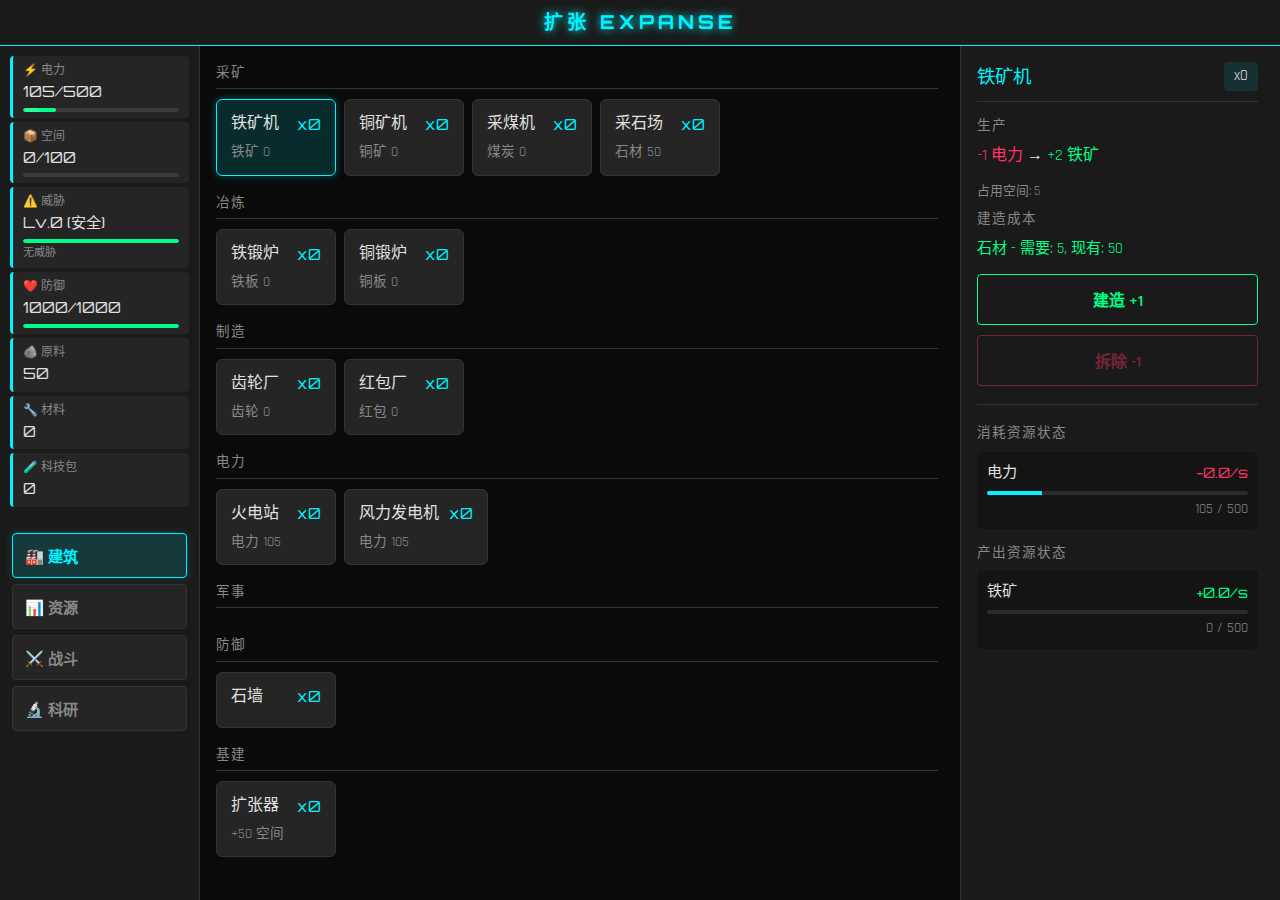
<file: index.html>
<!DOCTYPE html>
<html lang="zh-CN">
<head>
    <meta charset="UTF-8">
    <meta name="viewport" content="width=device-width, initial-scale=1.0">
    <title>扩张 - Expanse</title>
    <link href="https://fonts.googleapis.com/css2?family=Orbitron:wght@400;700&family=Rajdhani:wght@300;500;700&display=swap" rel="stylesheet">
    <link rel="stylesheet" href="style.css">
</head>
<body>
    <div id="game-container">
        <!-- Header Bar -->
        <header class="game-header">
            <div class="header-title">扩张 EXPANSE</div>
        </header>

        <!-- Main 3-Column Layout -->
        <div class="main-layout">
            <!-- Left Sidebar: Status + Navigation -->
            <aside class="left-sidebar">
                <!-- Status Panel -->
                <div class="status-panel">
                    <div class="status-item">
                        <div class="status-label">⚡ 电力</div>
                        <div id="status-energy" class="status-value">0/500</div>
                        <div class="status-bar">
                            <div id="status-energy-bar" class="status-bar-fill"></div>
                        </div>
                    </div>
                    <div class="status-item">
                        <div class="status-label">📦 空间</div>
                        <div id="status-space" class="status-value">0/10</div>
                        <div class="status-bar">
                            <div id="status-space-bar" class="status-bar-fill"></div>
                        </div>
                    </div>
                    <div class="status-item">
                        <div class="status-label">⚠️ 威胁</div>
                        <div id="status-threat" class="status-value">Lv.0</div>
                        <div class="status-bar">
                            <div id="status-threat-bar" class="status-bar-fill"></div>
                        </div>
                        <div id="status-threat-detail" class="status-detail"></div>
                    </div>
                    <div class="status-item">
                        <div class="status-label">❤️ 防御</div>
                        <div id="status-defense" class="status-value">1000/1000</div>
                        <div class="status-bar">
                            <div id="status-defense-bar" class="status-bar-fill"></div>
                        </div>
                    </div>
                    <div class="status-item">
                        <div class="status-label">🪨 原料</div>
                        <div id="status-raw-total" class="status-value">0</div>
                    </div>
                    <div class="status-item">
                        <div class="status-label">🔧 材料</div>
                        <div id="status-material-total" class="status-value">0</div>
                    </div>
                    <div class="status-item">
                        <div class="status-label">🧪 科技包</div>
                        <div id="status-science-total" class="status-value">0</div>
                    </div>
                </div>

                <!-- Tab Navigation -->
                <nav class="tab-nav">
                    <button class="tab-btn active" data-tab="buildings">🏭 建筑</button>
                    <button class="tab-btn" data-tab="resources">📊 资源</button>
                    <button class="tab-btn" data-tab="battle">⚔️ 战斗</button>
                    <button class="tab-btn" data-tab="research">🔬 科研</button>
                </nav>
            </aside>

            <!-- Center Content Area -->
            <main id="tab-content" class="center-content">
                <div class="loading">加载中...</div>
            </main>

            <!-- Right Sidebar: Info Panel -->
            <aside class="right-sidebar">
                <div id="info-panel" class="info-panel">
                    <div class="info-placeholder">点击左侧项目查看详情</div>
                </div>
            </aside>
        </div>

        <!-- Toast Container -->
        <div id="toast-container"></div>
    </div>

    <!-- Game Over Modal -->
    <div id="game-over-modal" class="modal" style="display: none;">
        <div class="modal-content">
            <h2>游戏结束</h2>
            <p>你的基地被摧毁了！</p>
            <button class="btn btn-primary" onclick="restartGame()">重新开始</button>
        </div>
    </div>

    <script src="game.js"></script>
</body>
</html>
</file>
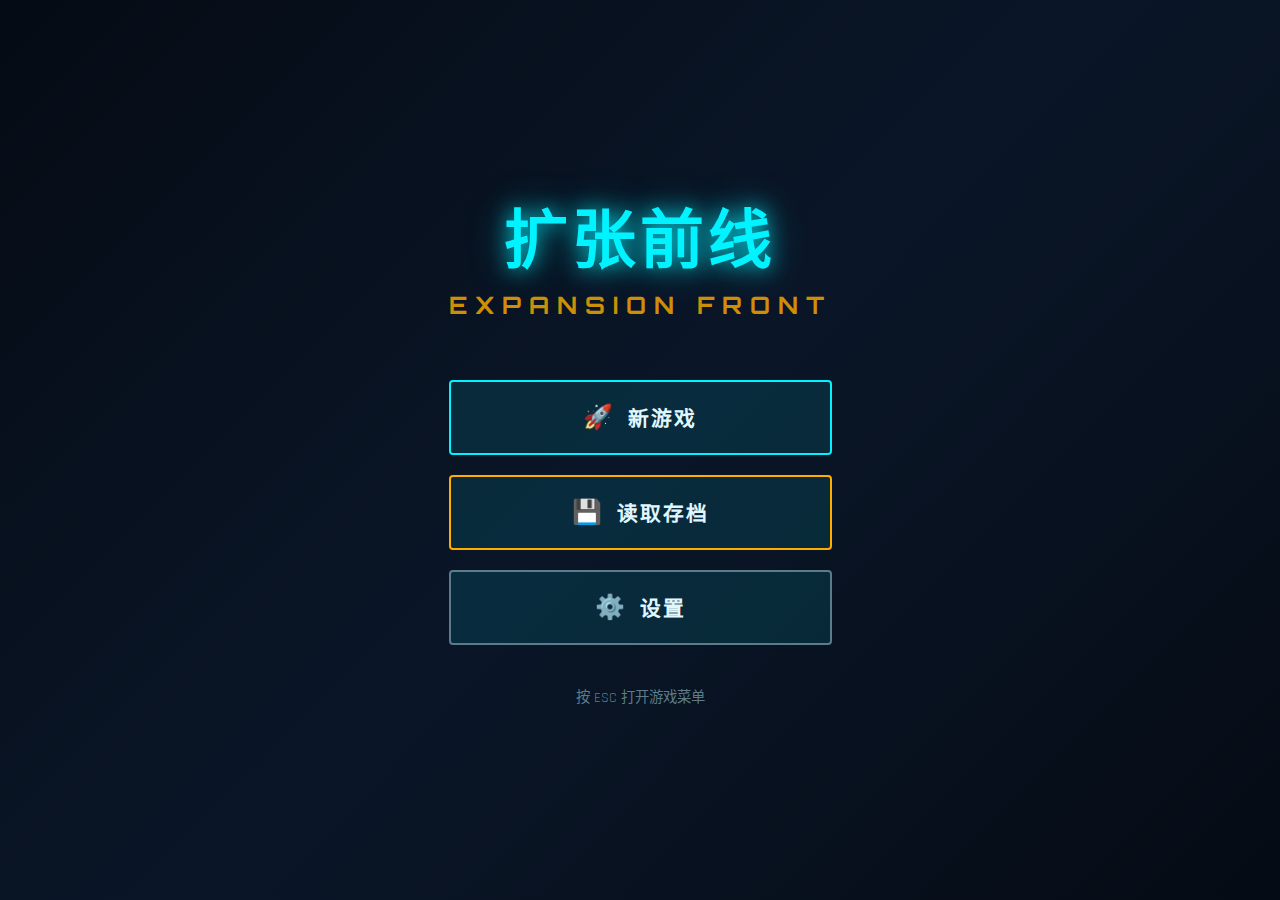
<file: backup_v1/index.html>
<!DOCTYPE html>
<html lang="zh-CN">
<head>
    <link href="https://fonts.googleapis.com/css2?family=Orbitron:wght@400;700&family=Rajdhani:wght@300;500;700&display=swap" rel="stylesheet">
    <meta charset="UTF-8">
    <meta name="viewport" content="width=device-width, initial-scale=1.0">
    <title>扩张前线 - Expansion Front</title>
    <link rel="stylesheet" href="style.css">
</head>
<body>
    <!-- 主菜单 -->
    <div id="main-menu" class="main-menu">
        <div class="main-menu-content">
            <h1 class="main-menu-title">扩张前线</h1>
            <h2 class="main-menu-subtitle">EXPANSION FRONT</h2>

            <div class="main-menu-buttons">
                <button class="menu-btn menu-btn-primary" onclick="startNewGame()">
                    <span class="menu-btn-icon">🚀</span>
                    <span class="menu-btn-text">新游戏</span>
                </button>

                <button class="menu-btn menu-btn-secondary" onclick="showLoadMenu()">
                    <span class="menu-btn-icon">💾</span>
                    <span class="menu-btn-text">读取存档</span>
                </button>

                <button class="menu-btn menu-btn-tertiary" onclick="showSettings()">
                    <span class="menu-btn-icon">⚙️</span>
                    <span class="menu-btn-text">设置</span>
                </button>
            </div>

            <div class="main-menu-footer">
                <p>按 ESC 打开游戏菜单</p>
            </div>
        </div>
    </div>

    <!-- 读取存档菜单 -->
    <div id="load-menu" class="main-menu" style="display:none;">
        <div class="main-menu-content">
            <h1 class="main-menu-title">读取存档</h1>

            <div class="save-slots-container" id="save-slots-list">
                <!-- 动态生成存档槽位 -->
            </div>

            <button class="menu-btn menu-btn-secondary" onclick="backToMainMenu()">
                <span class="menu-btn-icon">←</span>
                <span class="menu-btn-text">返回</span>
            </button>
        </div>
    </div>

    <!-- 选择存档槽位菜单（新游戏/保存） -->
    <div id="slot-select-menu" class="main-menu" style="display:none;">
        <div class="main-menu-content">
            <h1 class="main-menu-title" id="slot-select-title">选择存档槽位</h1>

            <div class="save-slots-container" id="slot-select-list">
                <!-- 动态生成存档槽位 -->
            </div>

            <button class="menu-btn menu-btn-secondary" onclick="cancelSlotSelect()">
                <span class="menu-btn-icon">×</span>
                <span class="menu-btn-text">取消</span>
            </button>
        </div>
    </div>

    <div id="app" style="display:none;">
        <!-- 区域界面 (主界面) -->
        <div id="region-screen" class="screen">
            <!-- 第一行：全局信息栏 -->
            <div class="global-toolbar">
                <div class="toolbar-item time-display">⏰ <span id="game-time">08:00am</span></div>
                <div class="toolbar-item power-display power-status-item" id="power-status-item">
                    ⚡ <span id="power-load">0%</span>
                </div>
                <button class="toolbar-btn resource-btn" onclick="showResourceNodesModal()" title="区域资源">
                    📦 <span id="total-resources">0</span>
                </button>
                <button class="toolbar-btn nav-btn" onclick="switchToPreviousRegion()" title="上一区域">◀</button>
                <span class="toolbar-region-name" id="current-region-name">区域 1</span>
                <button class="toolbar-btn nav-btn" onclick="switchToNextRegion()" title="下一区域">▶</button>
                <button class="toolbar-btn stats-btn" onclick="toggleProductionStats()" title="生产统计">📊</button>
            </div>

            <!-- 生产统计（可折叠） -->
            <div id="production-stats-section" class="production-stats-section" style="display:none;">
                <div id="production-stats" class="production-stats-inline">
                    <div class="stats-message">暂无生产活动</div>
                </div>
            </div>

            <!-- 第二行：资源栏 - 两行显示 -->
            <div class="resources-bar-v2">
                <div class="resources-grid-v2">
                    <div class="resource-item-v2">
                        <div class="res-label">铁矿</div>
                        <div class="res-value" id="res-iron-ore">0</div>
                    </div>
                    <div class="resource-item-v2">
                        <div class="res-label">铜矿</div>
                        <div class="res-value" id="res-copper-ore">0</div>
                    </div>
                    <div class="resource-item-v2">
                        <div class="res-label">铁板</div>
                        <div class="res-value" id="res-iron">0</div>
                    </div>
                    <div class="resource-item-v2">
                        <div class="res-label">铜板</div>
                        <div class="res-value" id="res-copper">0</div>
                    </div>
                    <div class="resource-item-v2">
                        <div class="res-label">钢板</div>
                        <div class="res-value" id="res-steel">0</div>
                    </div>
                    <div class="resource-item-v2">
                        <div class="res-label">石材</div>
                        <div class="res-value" id="res-stone">0</div>
                    </div>
                    <div class="resource-item-v2">
                        <div class="res-label">煤</div>
                        <div class="res-value" id="res-coal">0</div>
                    </div>
                    <div class="resource-item-v2">
                        <div class="res-label">齿轮</div>
                        <div class="res-value" id="res-gear">0</div>
                    </div>
                    <div class="resource-item-v2">
                        <div class="res-label">电路</div>
                        <div class="res-value" id="res-circuit">0</div>
                    </div>
                </div>
                <button class="resources-bar-btn" onclick="showScreen('storage')" title="打开仓库">仓库 →</button>
            </div>

            <!-- 建筑网格（4x4，空槽位显示+）-->
            <div class="buildings-container">
                <div id="buildings-grid-4x4" class="buildings-grid-4x4">
                    <div class="empty-message">加载中...</div>
                </div>
            </div>
        </div>

        <!-- 建造界面 -->
        <div id="build-screen" class="screen" style="display:none">
            <div class="screen-header">
                <h1>建造 - <span id="build-region-name">区域 1</span></h1>
            </div>

            <div class="screen-content">
                <div class="build-info-compact">
                    <div class="build-info-box">槽位 <span id="build-slots-remaining">16</span>/<span id="build-slots-total">16</span></div>
                </div>

                <!-- 采集建筑 -->
                <section class="build-category">
                    <h2>【采集建筑】</h2>
                    <div id="mining-buildings" class="building-cards"></div>
                </section>

                <!-- 生产建筑 -->
                <section class="build-category">
                    <h2>【生产建筑】</h2>
                    <div id="production-buildings" class="building-cards"></div>
                </section>

                <!-- 能源建筑 -->
                <section class="build-category">
                    <h2>【能源建筑】</h2>
                    <div id="power-buildings" class="building-cards"></div>
                </section>

                <!-- 科研建筑 -->
                <section class="build-category">
                    <h2>【科研建筑】</h2>
                    <div id="science-buildings" class="building-cards"></div>
                </section>

                <!-- 仓储建筑 -->
                <section class="build-category">
                    <h2>【仓储建筑】</h2>
                    <div id="storage-buildings" class="building-cards"></div>
                </section>
            </div>
        </div>

        <!-- 科技树界面 -->
        <div id="tech-screen" class="screen" style="display:none">
            <div class="screen-header">
                <h1>科技树</h1>
            </div>
            <div class="screen-content">
                <div id="tech-tree-container"></div>
            </div>
        </div>

        <!-- 仓库界面 -->
        <div id="storage-screen" class="screen" style="display:none">
            <div class="screen-header">
                <h1>仓库管理</h1>
            </div>
            <div class="screen-content">
                <!-- 仓库统计 -->
                <section class="info-panel compact">
                    <h2>【仓库统计】</h2>
                    <div class="info-grid-compact">
                        <div>仓库数量 <span id="warehouse-count">0</span></div>
                        <div>基础容量 <span id="base-capacity">500</span></div>
                        <div>额外容量 <span id="bonus-capacity">0</span></div>
                        <div>总容量 <span id="total-capacity">500</span></div>
                    </div>
                </section>

                <!-- 资源列表 -->
                <section class="info-panel">
                    <h2>【资源库存】</h2>
                    <div id="storage-resources-list" class="storage-resources-list"></div>
                </section>
            </div>
        </div>

        <!-- 地图界面 -->
        <div id="map-screen" class="screen" style="display:none">
            <div class="screen-header">
                <h1>地图 - 已占领 <span id="conquered-count">1</span>/16</h1>
            </div>
            <div class="screen-content">
                <div id="regions-grid" class="regions-grid-compact"></div>
            </div>
        </div>

        <!-- 军事界面（集成战斗准备和战斗） -->
        <div id="military-screen" class="screen" style="display:none">
            <!-- 非战斗状态：显示部队和弹药 -->
            <div id="military-idle-view">
                <div class="screen-header">
                    <h1>军事管理</h1>
                </div>
                <div class="screen-content">
                    <!-- 战力信息 -->
                    <div class="military-power-compact">
                        <div class="power-item">总战力 <span id="total-battle-power">0</span></div>
                        <div class="power-item">无人机容量 <span id="drone-current">0</span>/<span id="drone-capacity">0</span></div>
                    </div>

                    <!-- 部队列表 -->
                    <section class="info-panel compact">
                        <h2>【部队】</h2>
                        <div id="military-units-list" class="military-units-grid"></div>
                    </section>

                    <!-- 弹药库存 -->
                    <section class="info-panel compact">
                        <h2>【弹药】</h2>
                        <div id="military-ammo-list" class="military-ammo-grid"></div>
                    </section>
                </div>
            </div>

            <!-- 战斗准备状态 -->
            <div id="military-prep-view" style="display:none">
                <div class="screen-header">
                    <h1>战斗准备 - <span id="battle-region-name"></span></h1>
                </div>
                <div class="screen-content">
                    <!-- 敌方阵容 -->
                    <section class="info-panel compact">
                        <h2>【敌方阵容】</h2>
                        <div id="enemy-formation" class="formation-grid enemy-formation"></div>
                    </section>

                    <!-- 我方阵容 -->
                    <section class="info-panel compact">
                        <h2>【我方阵容】</h2>
                        <div id="player-formation" class="formation-grid player-formation"></div>
                    </section>

                    <!-- 可用单位 -->
                    <section class="info-panel compact">
                        <h2>【可用单位】</h2>
                        <div id="available-units" class="available-units-list"></div>
                    </section>

                    <!-- 操作按钮 -->
                    <section class="info-panel compact">
                        <div class="battle-prep-actions">
                            <button class="btn btn-confirm" onclick="startBattle()">⚔ 开始战斗</button>
                            <button class="btn btn-cancel" onclick="closeBattlePrep()">← 返回</button>
                        </div>
                    </section>
                </div>
            </div>

            <!-- 战斗中状态 (Grid-Based Battle) -->
            <div id="military-battle-view" style="display:none">
                <div class="screen-header">
                    <h1>⚔ 战斗：<span id="battle-region-name-display"></span></h1>
                </div>
                <div class="screen-content">
                    <!-- Battle Status Bar -->
                    <div id="battle-status-container-military"></div>

                    <!-- Battle Grid (4x4) -->
                    <div id="battle-grid-container-military" class="buildings-grid-container">
                        <div id="buildings-grid-4x4-military" class="buildings-grid-4x4"></div>
                    </div>

                    <!-- Deployment Buttons -->
                    <div id="deployment-buttons-container-military"></div>

                    <!-- Back Button -->
                    <div style="margin-top: 10px;">
                        <button class="btn btn-cancel" onclick="showScreen('map')">← 返回地图</button>
                    </div>
                </div>
            </div>
        </div>

        <!-- 底部Tab栏 -->
        <div id="tab-bar">
            <button class="tab-button active" onclick="showScreen('region')">区域</button>
            <button class="tab-button" onclick="showScreen('build')">建造</button>
            <button class="tab-button" onclick="showScreen('tech')">科技</button>
            <button class="tab-button" onclick="showScreen('military')">军事</button>
            <button class="tab-button" onclick="showScreen('storage')">仓库</button>
            <button class="tab-button" onclick="showScreen('map')">地图</button>
        </div>

        <!-- 快捷操作按钮（右下角）-->
        <div id="quick-actions">
            <button class="quick-btn" onclick="showInGameMenu()" title="游戏菜单 (ESC)">☰</button>
        </div>

        <!-- Toast通知容器 -->
        <div id="toast-container"></div>
    </div>

    <script src="game.js"></script>
</body>
</html>
</file>
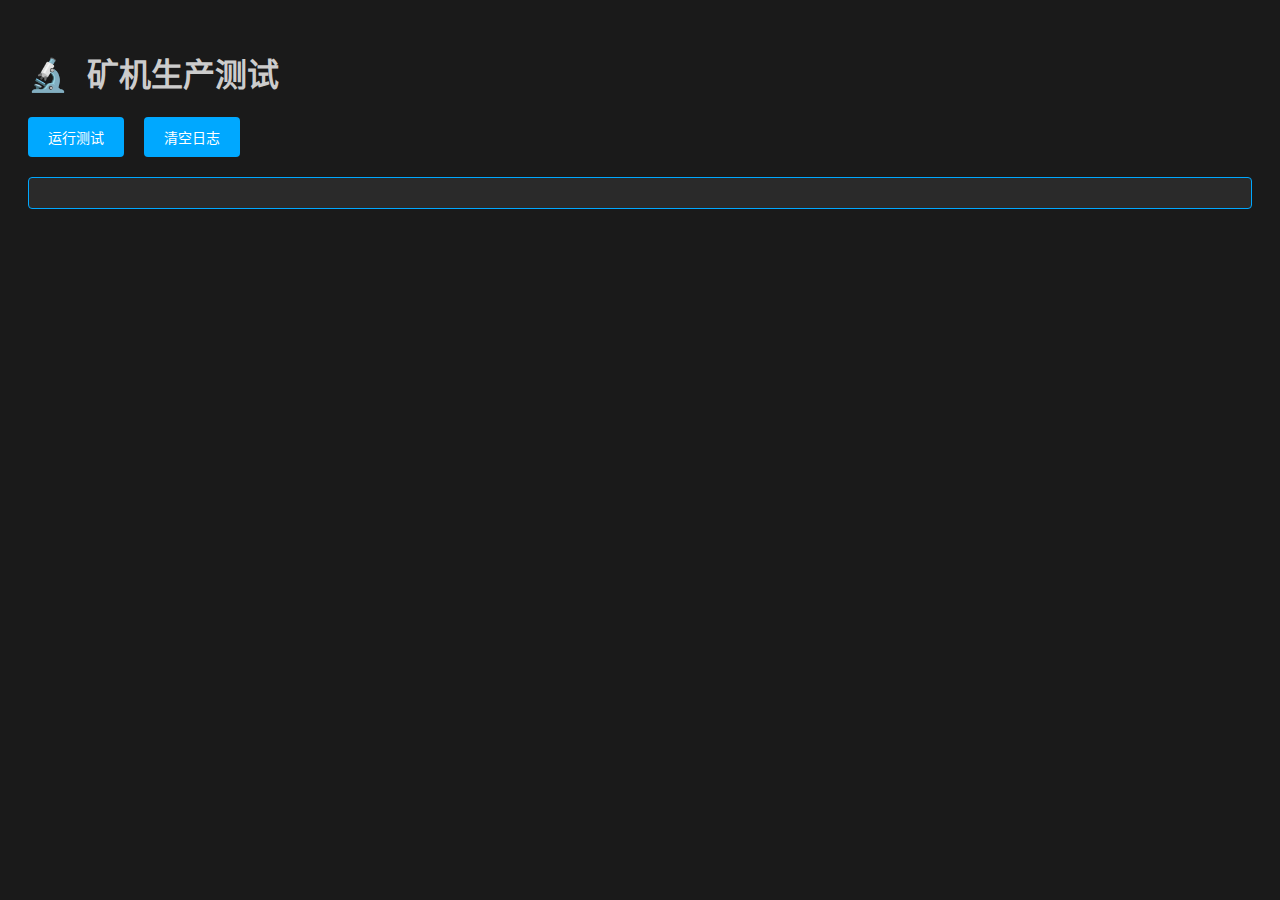
<file: test_mining.html>
<!DOCTYPE html>
<html lang="zh-CN">
<head>
    <meta charset="UTF-8">
    <meta name="viewport" content="width=device-width, initial-scale=1.0">
    <title>矿机测试</title>
    <style>
        body {
            font-family: 'Consolas', monospace;
            background-color: #1a1a1a;
            color: #cccccc;
            padding: 20px;
        }
        #log {
            background-color: #2a2a2a;
            border: 1px solid #00a8ff;
            border-radius: 4px;
            padding: 15px;
            margin-top: 20px;
            max-height: 600px;
            overflow-y: auto;
        }
        .log-entry {
            margin: 5px 0;
            padding: 5px;
            border-left: 3px solid #666;
            padding-left: 10px;
        }
        .log-info { border-left-color: #00a8ff; }
        .log-success { border-left-color: #4caf50; }
        .log-error { border-left-color: #f44336; }
        .log-warning { border-left-color: #ffc107; }
        button {
            background-color: #00a8ff;
            color: white;
            border: none;
            padding: 10px 20px;
            border-radius: 4px;
            cursor: pointer;
            font-size: 14px;
            margin-right: 10px;
        }
        button:hover {
            background-color: #0090dd;
        }
    </style>
</head>
<body>
    <h1>🔬 矿机生产测试</h1>
    <button onclick="runTest()">运行测试</button>
    <button onclick="clearLog()">清空日志</button>

    <div id="log"></div>

    <script>
        let testLog = [];

        function log(message, type = 'info') {
            const timestamp = new Date().toLocaleTimeString();
            testLog.push({ timestamp, message, type });

            const logDiv = document.getElementById('log');
            const entry = document.createElement('div');
            entry.className = `log-entry log-${type}`;
            entry.textContent = `[${timestamp}] ${message}`;
            logDiv.appendChild(entry);
            logDiv.scrollTop = logDiv.scrollHeight;
        }

        function clearLog() {
            testLog = [];
            document.getElementById('log').innerHTML = '';
        }

        async function runTest() {
            clearLog();
            log('========================================', 'info');
            log('开始测试矿机资源生产功能', 'info');
            log('========================================', 'info');

            try {
                // 加载游戏数据
                log('步骤 1: 加载游戏数据...', 'info');
                const [items, buildings, regions] = await Promise.all([
                    fetch('data/items.json').then(r => r.json()),
                    fetch('data/buildings.json').then(r => r.json()),
                    fetch('data/regions.json').then(r => r.json())
                ]);

                log(`✓ 加载了 ${Object.keys(items.items).length} 个物品`, 'success');
                log(`✓ 加载了 ${Object.keys(buildings.buildings).length} 个建筑`, 'success');
                log(`✓ 加载了 ${regions.regions.length} 个区域`, 'success');

                // 初始化测试环境
                log('', 'info');
                log('步骤 2: 初始化测试环境...', 'info');
                const gameState = {
                    resources: {},
                    time: {
                        isDay: true,
                        totalTime: 0,
                        timeRemaining: 180,
                        dayDuration: 180,
                        nightDuration: 120
                    }
                };

                // 初始化资源
                Object.entries(items.items).forEach(([id, item]) => {
                    gameState.resources[id] = {
                        current: 0,
                        max: item.category === 'energy' ? 1000 : 500
                    };
                });

                // 设置初始资源
                gameState.resources['iron-plate'].current = 50;
                gameState.resources['copper-plate'].current = 30;
                gameState.resources['coal'].current = 20;
                gameState.resources['power'].current = 100;

                log(`✓ 初始铁板: ${gameState.resources['iron-plate'].current}`, 'success');
                log(`✓ 初始铜板: ${gameState.resources['copper-plate'].current}`, 'success');
                log(`✓ 初始电力: ${gameState.resources['power'].current}`, 'success');

                // 创建测试区域
                const region1Template = regions.regions[0];
                const region = {
                    id: region1Template.id,
                    name: region1Template.name,
                    slotsTotal: region1Template.slotsTotal,
                    slotsUsed: 0,
                    resourceNodes: region1Template.resourceNodes.map(node => ({...node})),
                    buildings: []
                };

                log(`✓ 创建区域: ${region.name}`, 'success');
                log(`  资源节点:`, 'info');
                region.resourceNodes.forEach((node, idx) => {
                    log(`    [${idx}] ${items.items[node.type].name}: ${node.amount} (速率: ${node.rate}/s)`, 'info');
                });

                // 建造矿机
                log('', 'info');
                log('步骤 3: 建造矿机 Mk1...', 'info');
                const minerTemplate = buildings.buildings['miner-mk1'];
                log(`  建筑信息: ${minerTemplate.name}`, 'info');
                log(`  速度倍率: ${minerTemplate.speed}x`, 'info');
                log(`  功耗: ${minerTemplate.powerConsumption} 电力/秒`, 'info');
                log(`  允许资源: ${minerTemplate.allowedResources.join(', ')}`, 'info');

                // 选择资源节点
                let selectedNodeIndex = -1;
                for (let i = 0; i < region.resourceNodes.length; i++) {
                    const node = region.resourceNodes[i];
                    if (minerTemplate.allowedResources.includes(node.type)) {
                        selectedNodeIndex = i;
                        log(`✓ 找到匹配的资源节点 [${i}]: ${items.items[node.type].name}`, 'success');
                        break;
                    }
                }

                if (selectedNodeIndex === -1) {
                    log('✗ 没有找到匹配的资源节点！', 'error');
                    log('  矿机允许的资源类型:', 'error');
                    minerTemplate.allowedResources.forEach(res => {
                        log(`    - ${res}`, 'error');
                    });
                    log('  区域的资源节点类型:', 'error');
                    region.resourceNodes.forEach((node, idx) => {
                        log(`    [${idx}] ${node.type}`, 'error');
                    });
                    return;
                }

                // 创建建筑
                const building = {
                    id: 1,
                    buildingId: 'miner-mk1',
                    active: true,
                    regionId: region.id,
                    resourceNodeIndex: selectedNodeIndex
                };
                region.buildings.push(building);

                const targetNode = region.resourceNodes[selectedNodeIndex];
                log(`✓ 矿机已建造，连接到资源节点 [${selectedNodeIndex}]`, 'success');
                log(`  目标资源: ${items.items[targetNode.type].name}`, 'info');
                log(`  节点剩余: ${targetNode.amount}`, 'info');

                // 模拟生产
                log('', 'info');
                log('步骤 4: 模拟 10 秒生产...', 'info');

                const initialIronPlate = gameState.resources['iron-plate'].current;
                log(`  初始铁板数量: ${initialIronPlate}`, 'info');

                // 模拟 100 次循环，每次 0.1 秒
                for (let i = 0; i < 100; i++) {
                    const deltaTime = 0.1;

                    // 生产资源
                    region.buildings.forEach(b => {
                        if (!b.active) return;

                        const template = buildings.buildings[b.buildingId];

                        if (template.category === 'mining' && b.resourceNodeIndex !== undefined) {
                            const hasPower = gameState.resources['power'].current > 0;
                            if (!hasPower && template.powerConsumption) {
                                if (i === 0) log('  ⚠ 电力不足，矿机停止工作', 'warning');
                                return;
                            }

                            const node = region.resourceNodes[b.resourceNodeIndex];
                            if (node.amount <= 0) {
                                if (i === 0) log('  ⚠ 资源节点已耗尽', 'warning');
                                return;
                            }

                            const produceAmount = node.rate * template.speed * deltaTime;
                            const actualAmount = Math.min(produceAmount, node.amount);

                            node.amount -= actualAmount;
                            gameState.resources[node.type].current += actualAmount;
                            gameState.resources[node.type].current = Math.min(
                                gameState.resources[node.type].current,
                                gameState.resources[node.type].max
                            );

                            // 每秒记录一次
                            if (i % 10 === 0) {
                                log(`  [${(i/10).toFixed(0)}s] 生产 ${actualAmount.toFixed(2)} ${items.items[node.type].name}，当前: ${gameState.resources[node.type].current.toFixed(2)}`, 'info');
                            }
                        }
                    });
                }

                const finalIronPlate = gameState.resources['iron-plate'].current;
                const produced = finalIronPlate - initialIronPlate;

                log('', 'info');
                log('========================================', 'info');
                log('测试结果:', 'info');
                log(`  初始铁板: ${initialIronPlate}`, 'info');
                log(`  最终铁板: ${finalIronPlate.toFixed(2)}`, 'info');
                log(`  生产数量: ${produced.toFixed(2)}`, produced > 0 ? 'success' : 'error');
                log(`  预期生产: ${(5 * 1.0 * 10).toFixed(2)} (速率5 × 速度1.0 × 10秒)`, 'info');

                if (produced > 0) {
                    log('', 'success');
                    log('✓✓✓ 测试通过！矿机正常生产资源！', 'success');
                } else {
                    log('', 'error');
                    log('✗✗✗ 测试失败！矿机没有生产资源！', 'error');
                }
                log('========================================', 'info');

            } catch (error) {
                log('', 'error');
                log(`✗ 测试出错: ${error.message}`, 'error');
                console.error(error);
            }
        }
    </script>
</body>
</html>
</file>
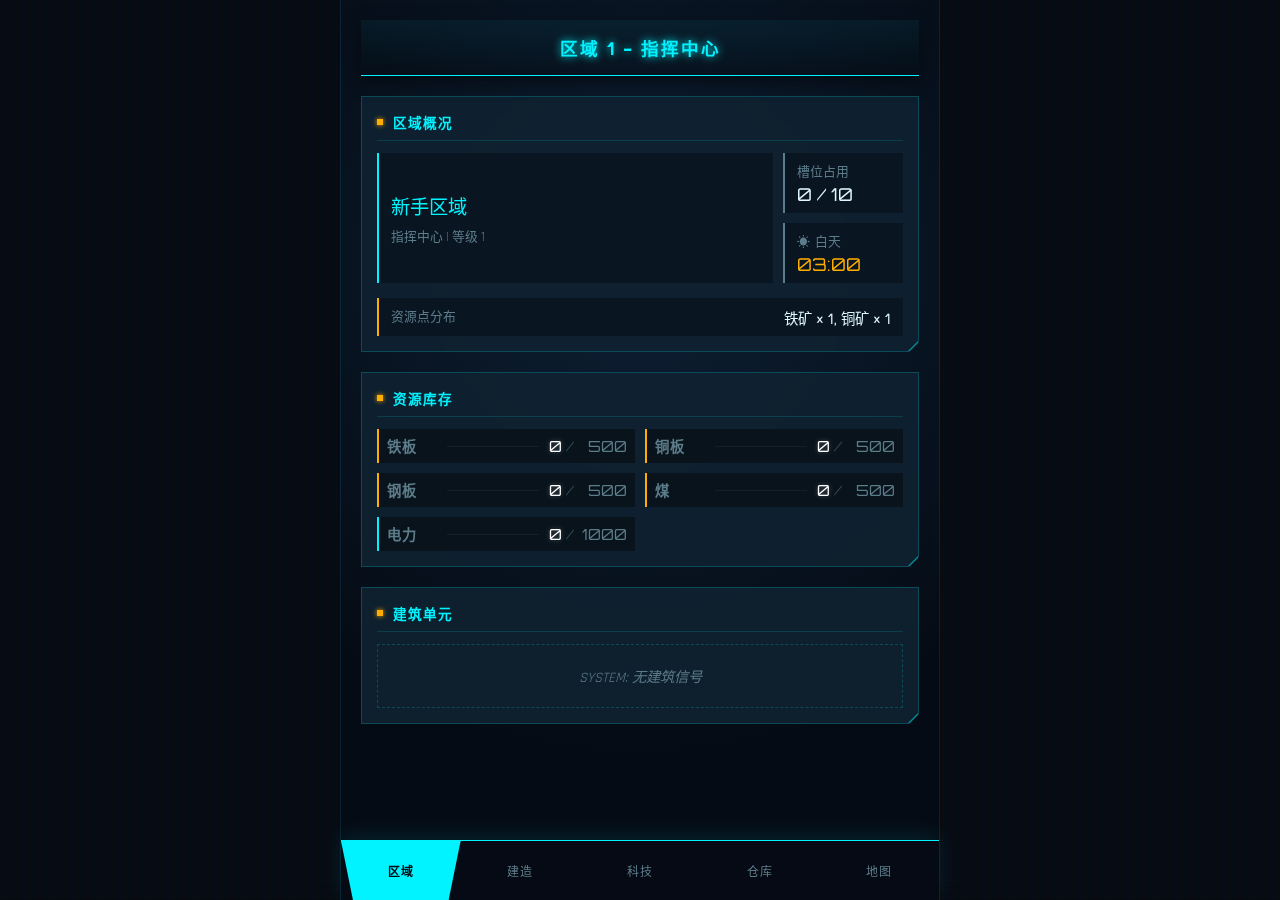
<file: backup/index_ref.html>
<!DOCTYPE html>
<html lang="zh-CN">
<head>
    <meta charset="UTF-8">
    <meta name="viewport" content="width=device-width, initial-scale=1.0, maximum-scale=1.0, user-scalable=no">
    <title>扩张前线 - Expansion Front</title>
    <!-- 引入科幻字体 -->
    <link href="https://fonts.googleapis.com/css2?family=Orbitron:wght@400;700&family=Rajdhani:wght@300;500;700&display=swap" rel="stylesheet">
    <style>
        :root {
            --bg-color: #050b14;
            --panel-bg: rgba(16, 33, 49, 0.9);
            --primary-color: #00f3ff; /* 霓虹青 */
            --primary-dim: rgba(0, 243, 255, 0.1);
            --secondary-color: #ffae00; /* 警示黄 */
            --text-color: #e0f7ff;
            --text-dim: #5c7c8a;
            --border-glow: 0 0 10px rgba(0, 243, 255, 0.3);
            --font-header: 'Orbitron', sans-serif;
            --font-body: 'Rajdhani', sans-serif;
        }

        * {
            box-sizing: border-box;
            margin: 0;
            padding: 0;
            -webkit-tap-highlight-color: transparent;
        }

        body {
            background-color: var(--bg-color);
            background-image: 
                linear-gradient(rgba(18, 16, 16, 0) 50%, rgba(0, 0, 0, 0.25) 50%), 
                linear-gradient(90deg, rgba(255, 0, 0, 0.06), rgba(0, 255, 0, 0.02), rgba(0, 0, 255, 0.06));
            background-size: 100% 2px, 3px 100%;
            color: var(--text-color);
            font-family: var(--font-body);
            height: 100vh;
            width: 100vw;
            overflow: hidden; /* 禁止 body 滚动 */
        }

        /* 扫描线动画 */
        body::after {
            content: "";
            position: absolute;
            top: 0;
            left: 0;
            width: 100vw;
            height: 100vh;
            background: linear-gradient(to bottom, transparent 50%, rgba(0, 243, 255, 0.02) 51%, transparent 51%);
            background-size: 100% 4px;
            animation: scanline 6s linear infinite;
            pointer-events: none;
            z-index: 999;
        }

        @keyframes scanline {
            0% { transform: translateY(0); }
            100% { transform: translateY(100vh); }
        }

        /* === 主应用容器 === */
        #app {
            display: flex;
            flex-direction: column; /* 纵向排列：头部 -> 内容 -> Tab */
            height: 100%;
            max-width: 600px;
            margin: 0 auto;
            position: relative;
            border-left: 1px solid var(--primary-dim);
            border-right: 1px solid var(--primary-dim);
            background: radial-gradient(circle at 50% 30%, #0d1f33 0%, #050b14 70%);
        }

        /* === 顶部栏 === */
        .screen-header {
            flex-shrink: 0; /* 禁止压缩 */
            padding: 15px 20px;
            text-align: center;
            border-bottom: 1px solid var(--primary-color);
            background: linear-gradient(180deg, rgba(0,243,255,0.05) 0%, rgba(0,0,0,0.2) 100%);
            box-shadow: 0 5px 15px rgba(0,0,0,0.5);
            z-index: 10;
        }

        .screen-header h1 {
            font-family: var(--font-header);
            font-size: 1.1rem;
            letter-spacing: 2px;
            text-transform: uppercase;
            color: var(--primary-color);
            text-shadow: 0 0 8px var(--primary-color);
            margin: 0;
        }

        /* === 屏幕内容区域 === */
        .screen {
            flex: 1; /* 占据剩余所有空间 */
            overflow-y: auto; /* 允许内部滚动 */
            overflow-x: hidden;
            padding: 20px;
            padding-bottom: 80px; /* 关键：防止被底部 Tab 遮挡 */
            display: flex;
            flex-direction: column;
            gap: 20px;
            /* 隐藏滚动条但保留功能 */
            scrollbar-width: thin;
            scrollbar-color: var(--primary-color) #000;
        }

        /* 隐藏 Chrome/Safari 滚动条 */
        .screen::-webkit-scrollbar {
            width: 4px;
        }
        .screen::-webkit-scrollbar-track {
            background: #000;
        }
        .screen::-webkit-scrollbar-thumb {
            background: var(--primary-color);
            border-radius: 2px;
        }

        /* === 卡片面板 === */
        .info-panel, .build-category {
            background: var(--panel-bg);
            border: 1px solid rgba(0, 243, 255, 0.2);
            padding: 15px;
            position: relative;
            /* 赛博朋克切角 */
            clip-path: polygon(
                0 0, 
                100% 0, 
                100% calc(100% - 10px), 
                calc(100% - 10px) 100%, 
                0 100%
            );
            backdrop-filter: blur(4px);
            box-shadow: 0 4px 6px rgba(0,0,0,0.3);
        }

        /* 面板装饰角标 */
        .info-panel::after {
            content: '';
            position: absolute;
            bottom: 0;
            right: 0;
            width: 10px;
            height: 10px;
            background: var(--primary-color);
            opacity: 0.5;
            clip-path: polygon(100% 0, 0 100%, 100% 100%);
        }

        .info-panel h2, .build-category h2 {
            color: var(--primary-color);
            font-family: var(--font-header);
            font-size: 0.85rem;
            border-bottom: 1px solid rgba(0, 243, 255, 0.15);
            padding-bottom: 8px;
            margin-bottom: 12px;
            display: flex;
            align-items: center;
            letter-spacing: 1px;
        }

        .info-panel h2::before {
            content: '';
            display: inline-block;
            width: 6px;
            height: 6px;
            background: var(--secondary-color);
            margin-right: 10px;
            box-shadow: 0 0 5px var(--secondary-color);
        }

        /* --- 区域概况紧凑布局 CSS --- */
        .region-summary-grid {
            display: grid;
            grid-template-columns: 1fr 120px; /* 左侧名称区域 | 右侧状态/槽位区域 */
            grid-template-rows: auto auto;
            gap: 10px;
        }

        .summary-block {
            background: rgba(0, 0, 0, 0.3);
            padding: 8px 12px;
            border-left: 2px solid var(--text-dim);
            display: flex;
            flex-direction: column;
            justify-content: center;
        }

        .summary-block .label {
            color: var(--text-dim);
            font-size: 0.8rem;
            margin-bottom: 3px;
            font-family: var(--font-body);
        }

        .summary-block .value {
            color: var(--text-color);
            font-family: var(--font-header);
            font-size: 1.1rem;
        }
        
        .summary-block.large-title {
            grid-row: span 2; /* 跨两行 */
            border-left-color: var(--primary-color);
            padding-right: 5px;
        }
        
        .summary-block.full-width {
            grid-column: 1 / -1; /* 跨越所有列 */
            flex-direction: row;
            justify-content: space-between;
            align-items: center;
            border-left-color: var(--secondary-color);
            margin-top: 5px; /* 与上方区块略微分隔 */
        }
        
        .summary-block.full-width .value {
            font-size: 0.9rem;
        }


        /* === 资源网格 (紧凑多列布局) === */
        .resource-grid {
            display: grid;
            /* 自动适配：最小宽度 250px，不够就只有 1 列 */
            grid-template-columns: repeat(auto-fit, minmax(250px, 1fr)); 
            gap: 10px; 
        }

        .resource-item {
            display: grid;
            /* 关键 Grid 定义: 名称(固定) | 弹性空间 | 数值(靠右) | 分隔符(固定) | 最大值(固定) */
            grid-template-columns: 50px 1fr auto 15px 50px; 
            align-items: center;
            background: rgba(0, 0, 0, 0.4);
            padding: 6px 8px; /* 减少内边距 */
            border-left: 2px solid var(--secondary-color);
            font-family: var(--font-header);
            font-size: 0.95rem;
            position: relative;
            overflow: hidden;
        }

        /* 鼠标悬停高亮 */
        .resource-item:hover {
            background: rgba(0, 243, 255, 0.05);
        }

        .resource-name {
            font-family: var(--font-body);
            color: var(--text-dim);
            font-size: 0.9rem;
            font-weight: bold;
            letter-spacing: 1px;
        }

        /* 填充中间空隙，也可以用来做进度条 */
        .resource-spacer {
            height: 1px;
            background: rgba(255,255,255,0.05);
            margin: 0 10px;
        }

        .resource-value {
            color: #fff;
            text-align: right;
            text-shadow: 0 0 5px rgba(255,255,255,0.3);
        }

        .resource-sep {
            color: var(--text-dim);
            text-align: center;
            opacity: 0.5;
        }

        .resource-max {
            color: var(--text-dim);
            text-align: right;
        }

        /* === 底部 Tab 栏 === */
        #tab-bar {
            position: absolute;
            bottom: 0;
            left: 0;
            width: 100%;
            height: 60px;
            background: rgba(5, 11, 20, 0.95);
            border-top: 1px solid var(--primary-color);
            display: flex;
            justify-content: space-around;
            align-items: center;
            z-index: 100;
            box-shadow: 0 -5px 20px rgba(0, 243, 255, 0.1);
            backdrop-filter: blur(10px);
        }

        .tab-button {
            flex: 1;
            height: 100%;
            background: transparent;
            border: none;
            color: var(--text-dim);
            font-family: var(--font-header);
            font-size: 0.75rem;
            cursor: pointer;
            transition: all 0.2s;
            text-transform: uppercase;
            letter-spacing: 1px;
            position: relative;
            display: flex;
            align-items: center;
            justify-content: center;
        }

        /* Tab 激活状态 */
        .tab-button.active {
            color: var(--bg-color);
            background: var(--primary-color);
            font-weight: bold;
            box-shadow: 0 0 15px var(--primary-color);
            clip-path: polygon(0 0, 100% 0, 90% 100%, 10% 100%); /* 梯形按钮 */
        }
        
        .tab-button:not(.active):hover {
            color: var(--primary-color);
            background: rgba(0, 243, 255, 0.05);
        }

        /* === 建筑列表 === */
        .buildings-list {
            display: grid;
            grid-template-columns: 1fr;
            gap: 10px;
        }
        
        .empty-message {
            text-align: center;
            color: var(--text-dim);
            padding: 20px;
            border: 1px dashed rgba(0, 243, 255, 0.2);
            font-style: italic;
            font-size: 0.9rem;
        }

        /* === 移动端适配微调 === */
        @media (max-width: 400px) {
            .resource-item {
                /* 进一步收缩数值宽度 */
                grid-template-columns: 45px 1fr auto 10px 45px; 
                font-size: 0.8rem;
                padding: 5px 6px;
            }
        }
    </style>
</head>
<body>
    <div id="app">
        
        <!-- 区域界面 -->
        <div id="region-screen" class="screen">
            <div class="screen-header">
                <h1>区域 1 - 指挥中心</h1>
            </div>

            <!-- 区域信息 (合并了环境监测，使用紧凑 Grid 布局) -->
            <section class="info-panel">
                <h2>区域概况</h2>
                <div class="region-summary-grid">
                    <!-- 1. 区域名称/状态 (左侧大标题, 跨两行) -->
                    <div class="summary-block large-title" id="region-status-block">
                        <span id="region-name" style="color: var(--primary-color); font-size: 1.2rem;">新手区域</span>
                        <span style="color: var(--text-dim); font-size: 0.8rem; margin-top: 5px; font-family: var(--font-body);">指挥中心 | 等级 1</span>
                    </div>

                    <!-- 2. 槽位信息 (右上角) -->
                    <div class="summary-block">
                        <span class="label">槽位占用</span>
                        <span class="value">
                            <span id="slots-used">0</span> / <span id="slots-total">10</span>
                        </span>
                    </div>

                    <!-- 3. 昼夜状态 (右下角) -->
                    <div class="summary-block">
                        <span class="label" style="display:flex; align-items:center; gap:5px;">
                            <span id="time-icon">☀</span> 
                            <span id="time-of-day">白天</span>
                        </span>
                        <span class="value" id="time-remaining" style="color:var(--secondary-color);">03:00</span>
                    </div>

                    <!-- 4. 资源点概况 (底部通栏) -->
                    <div class="summary-block full-width">
                        <span class="label">资源点分布</span>
                        <span class="value" id="resource-points" style="font-size: 0.9rem; color: var(--text-color);">铁矿 × 1, 铜矿 × 1</span>
                    </div>
                </div>
            </section>

            <!-- 资源库存 (紧凑多列 Grid) -->
            <section class="info-panel">
                <h2>资源库存</h2>
                <div class="resource-grid">
                    <!-- 铁板 -->
                    <div class="resource-item">
                        <span class="resource-name">铁板</span>
                        <div class="resource-spacer"></div>
                        <span class="resource-value" id="res-iron">0</span>
                        <span class="resource-sep">/</span>
                        <span class="resource-max" id="res-iron-max">500</span>
                    </div>
                    <!-- 铜板 -->
                    <div class="resource-item">
                        <span class="resource-name">铜板</span>
                        <div class="resource-spacer"></div>
                        <span class="resource-value" id="res-copper">0</span>
                        <span class="resource-sep">/</span>
                        <span class="resource-max" id="res-copper-max">500</span>
                    </div>
                    <!-- 钢板 -->
                    <div class="resource-item">
                        <span class="resource-name">钢板</span>
                        <div class="resource-spacer"></div>
                        <span class="resource-value" id="res-steel">0</span>
                        <span class="resource-sep">/</span>
                        <span class="resource-max" id="res-steel-max">500</span>
                    </div>
                    <!-- 煤 -->
                    <div class="resource-item">
                        <span class="resource-name">煤</span>
                        <div class="resource-spacer"></div>
                        <span class="resource-value" id="res-coal">0</span>
                        <span class="resource-sep">/</span>
                        <span class="resource-max" id="res-coal-max">500</span>
                    </div>
                    <!-- 电力 (强调色边框) -->
                    <div class="resource-item" style="border-left-color: var(--primary-color);">
                        <span class="resource-name">电力</span>
                        <div class="resource-spacer"></div>
                        <span class="resource-value" id="res-power">0</span>
                        <span class="resource-sep">/</span>
                        <span class="resource-max" id="res-power-max">1000</span>
                    </div>
                </div>
            </section>

            <!-- 建筑列表 -->
            <section class="info-panel">
                <h2>建筑单元</h2>
                <div id="buildings-list" class="buildings-list">
                    <div class="empty-message">SYSTEM: 无建筑信号</div>
                </div>
            </section>
        </div>

        <!-- 建造界面 (初始隐藏) -->
        <div id="build-screen" class="screen" style="display:none">
            <div class="screen-header">
                <h1>工程建造部</h1>
            </div>
            <div class="screen-content">
                <section class="build-category">
                    <h2>采集设施</h2>
                    <div id="mining-buildings" class="building-cards empty-message">等待蓝图...</div>
                </section>
                <section class="build-category">
                    <h2>生产设施</h2>
                    <div id="production-buildings" class="building-cards empty-message">等待蓝图...</div>
                </section>
            </div>
        </div>

        <!-- 科技界面 (初始隐藏) -->
        <div id="tech-screen" class="screen" style="display:none">
            <div class="screen-header">
                <h1>科技研发</h1>
            </div>
            <div class="empty-message" style="margin-top: 50px;">LOCKED // 需要升级指挥中心</div>
        </div>

        <!-- 仓库界面 (初始隐藏) -->
        <div id="storage-screen" class="screen" style="display:none">
            <div class="screen-header">
                <h1>仓库管理</h1>
            </div>
            <div class="empty-message" style="margin-top: 50px;">开发中...</div>
        </div>

        <!-- 地图界面 (初始隐藏) -->
        <div id="map-screen" class="screen" style="display:none">
            <div class="screen-header">
                <h1>地图 - 已占领 1 个区域</h1>
            </div>
            <div class="empty-message" style="margin-top: 50px;">开发中...</div>
        </div>

        <!-- 底部Tab栏 -->
        <div id="tab-bar">
            <button class="tab-button active" onclick="switchTab('region-screen', this)">区域</button>
            <button class="tab-button" onclick="switchTab('build-screen', this)">建造</button>
            <button class="tab-button" onclick="switchTab('tech-screen', this)">科技</button>
            <button class="tab-button" onclick="switchTab('storage-screen', this)">仓库</button>
            <button class="tab-button" onclick="switchTab('map-screen', this)">地图</button>
        </div>
    </div>

    <!-- 简单的 JS 用于演示 Tab 切换 (请保留你自己的 game.js) -->
    <script>
        // 这是一个简单的 Tab 切换脚本，用于演示布局是否崩坏
        // 在实际项目中，你可以继续使用你的 game.js
        function switchTab(screenId, btnElement) {
            // 1. 隐藏所有屏幕
            const screens = document.querySelectorAll('.screen');
            screens.forEach(s => s.style.display = 'none');

            // 2. 显示目标屏幕
            // 确保显示为 flex，以便其内部内容可以正确布局
            document.getElementById(screenId).style.display = 'flex';

            // 3. 更新按钮状态
            const btns = document.querySelectorAll('.tab-button');
            btns.forEach(b => b.classList.remove('active'));
            if(btnElement) btnElement.classList.add('active');
        }

        // 初始化显示第一个屏幕
        document.addEventListener('DOMContentLoaded', () => {
            document.getElementById('region-screen').style.display = 'flex';
        });

        // 模拟资源跳动效果 (仅用于展示)
        setInterval(() => {
            const iron = document.getElementById('res-iron');
            if(iron) iron.innerText = Math.floor(Math.random() * 500);

            const time = document.getElementById('time-remaining');
            if (time) {
                const now = new Date();
                const minutes = String(3 - (now.getSeconds() % 3)).padStart(2, '0');
                const seconds = String(59 - now.getSeconds()).padStart(2, '0');
                time.innerText = `${minutes}:${seconds}`;
            }
        }, 1000);
    </script>
</body>
</html>
</file>
<file: style.css>
/* ===== EXPANSE - Widescreen Layout ===== */
/* Universal Paperclips Style - 3 Column Layout */

:root {
    --bg-color: #0a0a0a;
    --panel-bg: #1a1a1a;
    --card-bg: #252525;
    --primary-color: #00f3ff;
    --secondary-color: #ffae00;
    --success-color: #00ff88;
    --warning-color: #ffae00;
    --danger-color: #ff3366;
    --text-color: #e0e0e0;
    --text-dim: #888888;
    --text-muted: #555555;
    --border-color: #333333;
    --border-glow: 0 0 8px rgba(0, 243, 255, 0.4);
    --font-header: 'Orbitron', monospace;
    --font-body: 'Rajdhani', sans-serif;

    --color-positive: #00ff88;
    --color-negative: #ff3366;
    --color-neutral: #888888;

    /* Layout sizes */
    --left-sidebar-width: 200px;
    --right-sidebar-width: 320px;
}

* {
    box-sizing: border-box;
    margin: 0;
    padding: 0;
}

html, body {
    height: 100%;
    overflow: hidden;
}

body {
    background-color: var(--bg-color);
    color: var(--text-color);
    font-family: var(--font-body);
    font-size: 16px;
    line-height: 1.5;
}

/* ===== GAME CONTAINER ===== */
#game-container {
    display: flex;
    flex-direction: column;
    height: 100vh;
    max-width: 1400px;
    margin: 0 auto;
    overflow: hidden;
}

/* ===== HEADER ===== */
.game-header {
    background: var(--panel-bg);
    border-bottom: 1px solid var(--primary-color);
    padding: 8px 16px;
    text-align: center;
}

.header-title {
    font-family: var(--font-header);
    font-size: 1.2rem;
    font-weight: 700;
    color: var(--primary-color);
    letter-spacing: 4px;
    text-shadow: 0 0 10px var(--primary-color);
}

/* ===== MAIN 3-COLUMN LAYOUT ===== */
.main-layout {
    display: flex;
    flex: 1;
    min-height: 0;
    overflow: hidden;
}

/* ===== LEFT SIDEBAR ===== */
.left-sidebar {
    width: var(--left-sidebar-width);
    background: var(--panel-bg);
    border-right: 1px solid var(--border-color);
    display: flex;
    flex-direction: column;
    flex-shrink: 0;
    overflow: hidden;
}

/* Status Panel */
.status-panel {
    padding: 10px;
}

.status-item {
    padding: 6px 10px;
    margin-bottom: 4px;
    background: var(--card-bg);
    border-radius: 4px;
    border-left: 3px solid var(--primary-color);
}

.status-label {
    font-size: 0.75rem;
    color: var(--text-dim);
    margin-bottom: 1px;
}

.status-value {
    font-family: var(--font-header);
    font-size: 0.95rem;
    color: var(--text-color);
}

.status-value.warning {
    color: var(--warning-color);
    animation: pulse 1s infinite;
}

.status-value.danger {
    color: var(--danger-color);
}

/* Status Progress Bars */
.status-bar {
    height: 4px;
    background: rgba(255, 255, 255, 0.1);
    border-radius: 2px;
    margin-top: 4px;
    overflow: hidden;
}

.status-bar-fill {
    height: 100%;
    border-radius: 2px;
    transition: width 0.3s ease, background-color 0.3s ease;
}

.status-detail {
    font-size: 0.7rem;
    margin-top: 2px;
}

@keyframes pulse {
    0%, 100% { opacity: 1; }
    50% { opacity: 0.6; }
}

/* ===== FLOW-STRIPE ANIMATION (Industrial Neon) ===== */
@keyframes flow-stripe {
    0% { background-position: 0 0; }
    100% { background-position: 30px 0; }
}

.progress-fill.active,
.status-bar-fill.active,
.bar-fill.active {
    background-image: linear-gradient(
        45deg,
        rgba(255, 255, 255, 0.15) 25%,
        transparent 25%,
        transparent 50%,
        rgba(255, 255, 255, 0.15) 50%,
        rgba(255, 255, 255, 0.15) 75%,
        transparent 75%,
        transparent
    );
    background-size: 30px 30px;
    animation: flow-stripe 1s linear infinite;
}

/* ===== FLOATING TEXT (Juice System) ===== */
.float-text {
    position: fixed;
    pointer-events: none;
    font-weight: bold;
    font-size: 14px;
    animation: floatUp 1s ease-out forwards;
    z-index: 9999;
    text-shadow: 0 0 4px #000, 0 0 8px currentColor;
    white-space: nowrap;
}

@keyframes floatUp {
    0% { transform: translateY(0) scale(1); opacity: 1; }
    100% { transform: translateY(-40px) scale(1.1); opacity: 0; }
}

.float-text.critical {
    font-size: 18px;
    animation: floatUpCritical 1.2s ease-out forwards;
}

@keyframes floatUpCritical {
    0% { transform: translateY(0) scale(1); opacity: 1; }
    20% { transform: translateY(-5px) scale(1.3); }
    100% { transform: translateY(-50px) scale(1); opacity: 0; }
}

/* ===== COMBAT STATUS PANEL (Simplified Two-Bar Design) ===== */
.combat-status-panel {
    background: #000;
    border: 1px solid var(--border-color);
    padding: 12px;
    border-radius: 6px;
    margin-bottom: 16px;
}

.combat-status-header {
    display: flex;
    align-items: center;
    justify-content: center;
    gap: 8px;
    font-size: 1.1rem;
    font-weight: 700;
    padding-bottom: 10px;
    margin-bottom: 10px;
    border-bottom: 1px solid var(--border-color);
}

.combat-status-header.safe {
    color: var(--success-color);
}

.combat-status-header.warning {
    color: var(--warning-color);
}

.combat-status-header.danger {
    color: var(--danger-color);
    animation: pulse 1s ease-in-out infinite;
}

.combat-status-header .status-icon {
    font-size: 1.2rem;
}

.combat-bars {
    display: flex;
    flex-direction: column;
    gap: 8px;
}

.combat-bar-row {
    display: grid;
    grid-template-columns: 40px 1fr 60px;
    align-items: center;
    gap: 10px;
}

.combat-bar-row .bar-label {
    font-size: 0.85rem;
    font-weight: 600;
}

.combat-bar-row.threat .bar-label {
    color: var(--danger-color);
}

.combat-bar-row.suppress .bar-label {
    color: var(--accent-color);
}

.combat-bar-row .bar-track {
    height: 10px;
    background: rgba(255, 255, 255, 0.1);
    border-radius: 5px;
    overflow: hidden;
}

.combat-bar-row .bar-fill {
    height: 100%;
    border-radius: 5px;
    transition: width 0.3s ease;
}

.combat-bar-row .bar-fill.threat {
    background: linear-gradient(90deg, var(--danger-color), #ff6b35);
}

.combat-bar-row .bar-fill.suppress {
    background: linear-gradient(90deg, var(--accent-color), #00f3ff);
}

.combat-bar-row .bar-value {
    font-size: 0.85rem;
    font-family: 'Orbitron', sans-serif;
    text-align: right;
}

.combat-net-result {
    margin-top: 10px;
    text-align: center;
    font-size: 0.85rem;
    font-weight: 600;
    padding-top: 8px;
    border-top: 1px solid var(--border-color);
}

.combat-net-result.safe {
    color: var(--success-color);
}

.combat-net-result.warning {
    color: var(--warning-color);
}

.combat-net-result.danger {
    color: var(--danger-color);
}

/* ===== BATTLE UNITS GRID (3-Column Layout) ===== */
.battle-units-grid {
    display: grid;
    grid-template-columns: repeat(3, 1fr);
    gap: 16px;
    margin-bottom: 16px;
}

.battle-unit-column {
    background: var(--bg-tertiary);
    border: 1px solid var(--border-color);
    border-radius: 8px;
    padding: 12px;
}

.column-header {
    font-size: 1rem;
    font-weight: 700;
    margin-bottom: 12px;
    padding-bottom: 8px;
    border-bottom: 2px solid var(--border-color);
}

.column-header.defense {
    color: var(--accent-color);
    border-bottom-color: var(--accent-color);
}

.column-header.firepower {
    color: #ff6b35;
    border-bottom-color: #ff6b35;
}

.column-header.logistics {
    color: #9966ff;
    border-bottom-color: #9966ff;
}

.unit-stat-card {
    background: rgba(0, 0, 0, 0.4);
    border: 1px solid var(--border-color);
    border-radius: 6px;
    padding: 10px;
    margin-bottom: 10px;
}

.unit-stat-card.sub {
    background: transparent;
    border: none;
    padding: 8px 0;
}

.unit-stat-card:last-child {
    margin-bottom: 0;
}

.stat-title {
    font-size: 0.85rem;
    color: var(--text-muted);
    margin-bottom: 6px;
}

.stat-value {
    font-size: 1.2rem;
    font-weight: 700;
    font-family: 'Orbitron', sans-serif;
    margin-bottom: 8px;
}

.stat-value .stat-unit {
    font-size: 0.75rem;
    font-weight: 400;
    color: var(--text-muted);
    font-family: 'Rajdhani', sans-serif;
}

.stat-value.healthy {
    color: var(--success-color);
}

.stat-value.warning {
    color: var(--warning-color);
}

.stat-value.critical {
    color: var(--danger-color);
    animation: pulse 0.5s ease-in-out infinite;
}

.stat-bar {
    height: 8px;
    background: rgba(0, 0, 0, 0.6);
    border-radius: 4px;
    overflow: hidden;
    margin-bottom: 8px;
}

.stat-bar-fill {
    height: 100%;
    border-radius: 4px;
    transition: width 0.3s ease;
}

.stat-bar-fill.healthy {
    background: var(--success-color);
}

.stat-bar-fill.warning {
    background: var(--warning-color);
}

.stat-bar-fill.critical {
    background: var(--danger-color);
}

.stat-bar-fill.firepower {
    background: #ff6b35;
}

.stat-bar-fill.ammo {
    background: linear-gradient(90deg, #ffd700, #ffaa00);
}

.stat-bar-fill.logistics {
    background: #9966ff;
}

.stat-bar-fill.repair {
    background: var(--success-color);
}

.stat-detail {
    display: flex;
    justify-content: space-between;
    font-size: 0.8rem;
    flex-wrap: wrap;
    gap: 4px;
}

.stat-detail .good {
    color: var(--success-color);
}

.stat-detail .bad {
    color: var(--danger-color);
}

.stat-detail .neutral {
    color: var(--text-muted);
}

.stat-row {
    display: flex;
    justify-content: space-between;
    padding: 4px 0;
    border-bottom: 1px solid rgba(255, 255, 255, 0.1);
}

.stat-row:last-child {
    border-bottom: none;
}

.stat-label {
    color: var(--text-muted);
    font-size: 0.85rem;
}

.stat-value-small {
    font-weight: 600;
    font-family: 'Orbitron', sans-serif;
    font-size: 0.9rem;
}

/* Screen edge warning effect */
.screen-danger-overlay {
    position: fixed;
    top: 0;
    left: 0;
    right: 0;
    bottom: 0;
    pointer-events: none;
    z-index: 9998;
    box-shadow: inset 0 0 100px rgba(255, 51, 102, 0.3);
    animation: dangerPulse 1s ease-in-out infinite;
    opacity: 0;
    transition: opacity 0.3s ease;
}

.screen-danger-overlay.active {
    opacity: 1;
}

@keyframes dangerPulse {
    0%, 100% { box-shadow: inset 0 0 80px rgba(255, 51, 102, 0.2); }
    50% { box-shadow: inset 0 0 120px rgba(255, 51, 102, 0.4); }
}

/* ===== RESOURCE RATE INDICATORS ===== */
.rate-indicator {
    font-size: 0.8rem;
    font-weight: 600;
}

.rate-indicator.positive {
    color: var(--success-color);
}

.rate-indicator.negative {
    color: var(--warning-color);
}

.rate-indicator.critical {
    color: var(--danger-color);
    animation: pulse 0.5s ease-in-out infinite;
}

/* ===== BUILDING TIER BORDERS ===== */
.building-card.tier-2 {
    border-color: var(--accent-color);
    box-shadow: 0 0 8px rgba(0, 243, 255, 0.2);
}

.building-card.tier-3 {
    border-color: #9966ff;
    box-shadow: 0 0 12px rgba(153, 102, 255, 0.3);
    animation: tierGlow 2s ease-in-out infinite;
}

@keyframes tierGlow {
    0%, 100% { box-shadow: 0 0 8px rgba(153, 102, 255, 0.2); }
    50% { box-shadow: 0 0 16px rgba(153, 102, 255, 0.4); }
}

/* ===== DASHBOARD PANEL ===== */
.dashboard-panel {
    display: flex;
    flex-direction: column;
    gap: 12px;
}

.dashboard-panel .info-section {
    margin-bottom: 0;
}

.dashboard-panel .progress-bar {
    height: 6px;
    background: var(--bg-dark);
    border-radius: 3px;
    overflow: hidden;
}

.dashboard-panel .progress-fill {
    height: 100%;
    background: var(--accent-color);
    border-radius: 3px;
    transition: width 0.3s ease;
}

/* Tab Navigation - Vertical */
.tab-nav {
    display: flex;
    flex-direction: column;
    padding: 12px;
    gap: 6px;
}

.tab-btn {
    padding: 10px 12px;
    background: var(--card-bg);
    border: 1px solid var(--border-color);
    color: var(--text-dim);
    font-family: var(--font-body);
    font-size: 0.95rem;
    font-weight: 600;
    cursor: pointer;
    border-radius: 4px;
    transition: all 0.2s ease;
    text-align: left;
}

.tab-btn:hover {
    color: var(--text-color);
    border-color: var(--primary-color);
    background: rgba(0, 243, 255, 0.1);
}

.tab-btn.active {
    color: var(--primary-color);
    border-color: var(--primary-color);
    background: rgba(0, 243, 255, 0.15);
    box-shadow: 0 0 8px rgba(0, 243, 255, 0.2);
}

/* ===== CENTER CONTENT ===== */
.center-content {
    flex: 1;
    padding: 16px;
    overflow-y: auto;
    overflow-x: hidden;
    min-height: 0;
    background: var(--bg-color);
    /* Reserve space for scrollbar to prevent layout shift */
    scrollbar-gutter: stable;
}

.loading {
    text-align: center;
    color: var(--text-dim);
    padding: 40px;
    font-size: 1rem;
}

/* ===== RIGHT SIDEBAR ===== */
.right-sidebar {
    width: var(--right-sidebar-width);
    background: var(--panel-bg);
    border-left: 1px solid var(--border-color);
    flex-shrink: 0;
    overflow-y: auto;
    scrollbar-gutter: stable;
}

.info-panel {
    padding: 16px;
}

.info-placeholder {
    color: var(--text-muted);
    text-align: center;
    padding: 40px 16px;
    font-style: italic;
    font-size: 0.95rem;
}

/* Info Panel Content */
.info-header {
    display: flex;
    justify-content: space-between;
    align-items: center;
    margin-bottom: 14px;
    padding-bottom: 10px;
    border-bottom: 1px solid var(--border-color);
}

.info-name {
    font-family: var(--font-header);
    font-size: 1.15rem;
    color: var(--primary-color);
}

.info-count, .info-status {
    font-size: 0.95rem;
    color: var(--text-color);
    background: rgba(0, 243, 255, 0.1);
    padding: 3px 10px;
    border-radius: 4px;
}

.info-section {
    margin-bottom: 14px;
}

.info-section-title {
    font-size: 0.85rem;
    color: var(--text-dim);
    text-transform: uppercase;
    letter-spacing: 1px;
    margin-bottom: 8px;
}

.info-production {
    font-size: 1rem;
    margin-bottom: 10px;
}

.info-production .cons {
    color: var(--color-negative);
}

.info-production .prod {
    color: var(--color-positive);
}

.info-production .special {
    color: var(--secondary-color);
}

.info-description {
    font-size: 0.95rem;
    color: var(--text-dim);
    margin-bottom: 10px;
}

.info-tier {
    font-size: 0.95rem;
    color: var(--secondary-color);
    margin-bottom: 8px;
}

.info-prereqs, .info-unlocks {
    font-size: 0.95rem;
    margin-bottom: 8px;
}

.prereq-label, .unlock-label {
    color: var(--text-dim);
}

.prereq-item {
    display: inline-block;
    padding: 2px 6px;
    border-radius: 3px;
    margin: 2px;
    font-size: 0.75rem;
}

.prereq-item.completed {
    background: rgba(0, 255, 136, 0.2);
    color: var(--success-color);
}

.prereq-item.missing {
    background: rgba(255, 51, 102, 0.2);
    color: var(--danger-color);
}

.unlock-item {
    display: inline-block;
    padding: 2px 6px;
    background: rgba(0, 243, 255, 0.1);
    border-radius: 3px;
    margin: 2px;
    font-size: 0.75rem;
    color: var(--primary-color);
}

.info-cost {
    font-size: 0.85rem;
    margin-bottom: 12px;
}

.cost-label {
    font-size: 0.75rem;
    color: var(--text-dim);
    margin-bottom: 4px;
}

.cost-line {
    margin-bottom: 4px;
    font-size: 0.95rem;
}

.cost-line.cost-ok {
    color: var(--color-positive);
}

.cost-line.cost-need {
    color: var(--color-negative);
}

.info-locked {
    color: var(--warning-color);
    font-size: 0.95rem;
    margin-bottom: 10px;
    padding: 8px 10px;
    background: rgba(255, 174, 0, 0.1);
    border-radius: 4px;
}

.info-actions {
    display: flex;
    flex-direction: column;
    gap: 10px;
    margin-top: 14px;
}

.info-actions .btn {
    width: 100%;
    padding: 12px;
    font-size: 1rem;
}

/* Divider between sections */
.info-divider {
    height: 1px;
    background: var(--border-color);
    margin: 18px 0;
}

/* Resource detail cards in building info */
.resource-detail {
    background: rgba(0, 0, 0, 0.2);
    border-radius: 4px;
    padding: 10px;
    margin-bottom: 10px;
}

.resource-detail-header {
    display: flex;
    justify-content: space-between;
    align-items: center;
    margin-bottom: 6px;
}

.resource-detail-name {
    font-size: 0.95rem;
    color: var(--text-color);
}

.resource-detail-rate {
    font-family: var(--font-header);
    font-size: 0.9rem;
}

.resource-detail-rate.cons {
    color: var(--danger-color);
}

.resource-detail-rate.prod {
    color: var(--success-color);
}

.resource-detail-bar {
    height: 4px;
    background: rgba(255, 255, 255, 0.1);
    border-radius: 2px;
    overflow: hidden;
    margin-bottom: 4px;
}

.resource-detail-bar .bar-fill {
    height: 100%;
    background: var(--primary-color);
    transition: width 0.3s ease;
}

.resource-detail-values {
    font-size: 0.85rem;
    color: var(--text-dim);
    text-align: right;
}

/* ===== CONTENT BOXES (Generic) ===== */
.content-grid {
    display: flex;
    flex-direction: column;
    gap: 16px;
}

.content-category {
    /* no extra margin - gap is handled by content-grid */
}

.category-label {
    font-family: var(--font-header);
    font-size: 0.85rem;
    color: var(--text-dim);
    text-transform: uppercase;
    letter-spacing: 1px;
    margin-bottom: 10px;
    padding-bottom: 6px;
    border-bottom: 1px solid var(--border-color);
}

.boxes-container {
    display: flex;
    flex-wrap: wrap;
    gap: 8px;
    align-items: stretch;
}

/* Individual Box */
.game-box {
    background: var(--card-bg);
    border: 1px solid var(--border-color);
    border-radius: 6px;
    padding: 12px 14px;
    cursor: pointer;
    transition: all 0.15s ease;
    min-width: 110px;
    max-width: 150px;
    display: flex;
    flex-direction: column;
    justify-content: center;
}

.game-box:hover {
    border-color: var(--primary-color);
    background: rgba(0, 243, 255, 0.05);
}

.game-box.selected {
    border-color: var(--primary-color);
    background: rgba(0, 243, 255, 0.15);
    box-shadow: 0 0 8px rgba(0, 243, 255, 0.3);
}

.game-box.locked {
    opacity: 0.5;
    border-style: dashed;
}

.game-box.completed {
    opacity: 0.7;
    border-color: var(--success-color);
}

.box-name {
    font-size: 1rem;
    font-weight: 500;
    color: var(--text-color);
    margin-bottom: 2px;
}

.box-value {
    font-family: var(--font-header);
    font-size: 0.95rem;
    color: var(--primary-color);
}

.box-status {
    font-size: 0.85rem;
    color: var(--text-dim);
}

/* ===== BUILDING BOXES ===== */
.building-box {
    min-width: 120px;
}

.building-box .box-line1 {
    display: flex;
    justify-content: space-between;
    align-items: center;
    gap: 10px;
}

.building-box .box-name {
    font-size: 1rem;
    font-weight: 500;
    color: var(--text-color);
}

.building-box .box-count {
    color: var(--primary-color);
    font-family: var(--font-header);
    font-size: 0.95rem;
    flex-shrink: 0;
}

.building-box .box-line2 {
    font-size: 0.85rem;
    color: var(--text-dim);
    margin-top: 4px;
}

/* ===== RESOURCE BOXES ===== */
.resource-box .box-amount {
    font-family: var(--font-header);
    font-size: 1rem;
    color: var(--primary-color);
}

.resource-box .box-rate {
    font-size: 0.85rem;
    color: var(--text-dim);
}

.resource-box .box-rate.positive {
    color: var(--color-positive);
}

.resource-box .box-rate.negative {
    color: var(--color-negative);
}

/* ===== RESEARCH BOXES ===== */
.research-box {
    position: relative;
}

.research-box .box-icon {
    position: absolute;
    top: 6px;
    right: 6px;
    font-size: 0.85rem;
}

/* Tier Colors */
.tier-red { border-color: #ff6b6b !important; }
.tier-green { border-color: #51cf66 !important; }
.tier-blue { border-color: #339af0 !important; }

.research-box.tier-red.selected { box-shadow: 0 0 8px rgba(255, 107, 107, 0.4); }
.research-box.tier-green.selected { box-shadow: 0 0 8px rgba(81, 207, 102, 0.4); }
.research-box.tier-blue.selected { box-shadow: 0 0 8px rgba(51, 154, 240, 0.4); }

.category-label.tier-red { color: #ff6b6b; border-color: #ff6b6b; }
.category-label.tier-green { color: #51cf66; border-color: #51cf66; }
.category-label.tier-blue { color: #339af0; border-color: #339af0; }

/* ===== BATTLE TAB ===== */
.battle-layout {
    display: flex;
    gap: 16px;
    flex-wrap: wrap;
}

.battle-section {
    flex: 1;
    min-width: 200px;
}

.battle-section-title {
    font-family: var(--font-header);
    font-size: 0.75rem;
    text-transform: uppercase;
    letter-spacing: 1px;
    margin-bottom: 8px;
    padding-bottom: 4px;
    border-bottom: 1px solid var(--border-color);
}

.battle-section-title.friendly {
    color: var(--success-color);
    border-color: var(--success-color);
}

.battle-section-title.enemy {
    color: var(--danger-color);
    border-color: var(--danger-color);
}

.unit-box.friendly {
    border-color: var(--success-color);
}

.unit-box.enemy {
    border-color: var(--danger-color);
}

.combat-log {
    margin-top: 16px;
    padding: 12px;
    background: var(--card-bg);
    border-radius: 4px;
    border: 1px solid var(--border-color);
}

.combat-log-title {
    font-size: 0.75rem;
    color: var(--text-dim);
    margin-bottom: 8px;
    text-transform: uppercase;
}

.log-entries {
    max-height: 100px;
    overflow-y: auto;
    font-size: 0.8rem;
}

.log-entry {
    color: var(--text-color);
    padding: 2px 0;
    border-bottom: 1px solid rgba(255, 255, 255, 0.05);
}

/* ===== BATTLE STATUS BAR ===== */
.battle-status-bar {
    margin-bottom: 16px;
    padding: 12px;
    background: rgba(0, 0, 0, 0.3);
    border-radius: 8px;
    border: 1px solid var(--border-color);
}

.status-bar-inner {
    display: flex;
    height: 24px;
    border-radius: 12px;
    overflow: hidden;
    background: var(--bg-color);
}

.player-bar {
    background: linear-gradient(90deg, #0088ff, #00ccff);
    transition: width 0.3s ease;
}

.enemy-bar {
    background: linear-gradient(90deg, #ff4444, #ff8800);
    transition: width 0.3s ease;
}

.status-bar-labels {
    display: flex;
    justify-content: space-between;
    margin-top: 8px;
    font-size: 0.85rem;
}

.player-hp { color: #00ccff; }
.enemy-hp { color: #ff6666; }

/* ===== UNIT HP BARS ===== */
.unit-hp-bar {
    height: 4px;
    background: rgba(0, 0, 0, 0.5);
    border-radius: 2px;
    margin-top: 6px;
    overflow: hidden;
}

.unit-hp-fill {
    height: 100%;
    background: var(--success-color);
    border-radius: 2px;
    transition: width 0.3s ease;
}

.unit-hp-bar.enemy-hp-bar {
    background: rgba(0, 0, 0, 0.5);
}

.unit-hp-fill.enemy-hp-fill {
    background: var(--danger-color);
}

/* ===== DAMAGED UNIT STATE ===== */
.unit-damaged {
    border-color: var(--danger-color) !important;
    animation: pulse-damage 1.5s infinite;
}

@keyframes pulse-damage {
    0%, 100% { box-shadow: 0 0 5px rgba(255, 100, 100, 0.3); }
    50% { box-shadow: 0 0 12px rgba(255, 100, 100, 0.6); }
}

/* ===== REPAIR BUTTON ===== */
.btn-repair {
    width: 100%;
    background: linear-gradient(180deg, #44aa44, #228822);
    border-color: #44aa44;
    color: white;
}

.btn-repair:hover:not(:disabled) {
    background: linear-gradient(180deg, #55bb55, #33aa33);
    box-shadow: 0 0 8px rgba(68, 170, 68, 0.5);
}

.btn-repair:disabled,
.btn-repair.disabled {
    background: #333;
    border-color: #444;
    color: #666;
    cursor: not-allowed;
    opacity: 0.6;
}

/* ===== ENEMY HP IN INFO PANEL ===== */
.enemy-hp-container .health-bar {
    background: var(--danger-color);
}

.health-bar.enemy-hp {
    background: var(--danger-color);
}

/* ===== BUTTONS ===== */
.btn {
    padding: 8px 16px;
    background: transparent;
    border: 1px solid var(--primary-color);
    color: var(--primary-color);
    font-family: var(--font-body);
    font-size: 0.85rem;
    font-weight: 600;
    cursor: pointer;
    border-radius: 4px;
    transition: all 0.2s ease;
}

.btn:hover:not(:disabled) {
    background: var(--primary-color);
    color: var(--bg-color);
    box-shadow: var(--border-glow);
}

.btn:disabled {
    opacity: 0.4;
    cursor: not-allowed;
}

.btn-primary {
    background: var(--primary-color);
    color: var(--bg-color);
}

.btn-build {
    border-color: var(--success-color);
    color: var(--success-color);
}

.btn-build:hover:not(:disabled) {
    background: var(--success-color);
    color: var(--bg-color);
}

.btn-remove {
    border-color: var(--danger-color);
    color: var(--danger-color);
}

.btn-remove:hover:not(:disabled) {
    background: var(--danger-color);
    color: white;
}

.btn-research {
    border-color: #b967ff;
    color: #b967ff;
}

.btn-research:hover:not(:disabled) {
    background: #b967ff;
    color: var(--bg-color);
}

/* ===== RESOURCE INFO (Right Panel) ===== */
.resource-bar-mini {
    height: 8px;
    background: rgba(0, 0, 0, 0.4);
    border-radius: 4px;
    overflow: hidden;
    margin: 8px 0;
}

.resource-bar-mini .bar-fill {
    height: 100%;
    background: linear-gradient(90deg, var(--primary-color), #00a0ff);
    border-radius: 4px;
    transition: width 0.3s ease;
}

.resource-rates {
    display: flex;
    flex-direction: column;
    gap: 4px;
    font-size: 0.8rem;
}

.rate-line {
    display: flex;
    justify-content: space-between;
}

.rate-label {
    color: var(--text-dim);
}

.rate-value.positive {
    color: var(--color-positive);
}

.rate-value.negative {
    color: var(--color-negative);
}

/* ===== HEALTH BAR ===== */
.health-bar-container {
    height: 12px;
    background: rgba(0, 0, 0, 0.5);
    border-radius: 6px;
    overflow: hidden;
    border: 1px solid var(--danger-color);
    margin: 8px 0;
}

.health-bar {
    height: 100%;
    background: linear-gradient(90deg, #ff3366, #ff6688);
    border-radius: 6px;
    transition: width 0.3s ease;
}

/* ===== TOAST NOTIFICATIONS ===== */
#toast-container {
    position: fixed;
    bottom: 20px;
    right: 20px;
    z-index: 1000;
    display: flex;
    flex-direction: column;
    gap: 8px;
    max-width: 300px;
}

.toast {
    padding: 10px 16px;
    border-radius: 4px;
    font-size: 0.85rem;
    font-weight: 500;
    opacity: 0;
    transform: translateX(20px);
    transition: all 0.3s ease;
}

.toast.show {
    opacity: 1;
    transform: translateX(0);
}

.toast-success {
    background: rgba(0, 255, 136, 0.9);
    color: #003322;
}

.toast-error {
    background: rgba(255, 51, 102, 0.9);
    color: white;
}

.toast-warning {
    background: rgba(255, 174, 0, 0.9);
    color: #332200;
}

.toast-info {
    background: rgba(0, 243, 255, 0.9);
    color: #002233;
}

/* ===== MODAL ===== */
.modal {
    position: fixed;
    top: 0;
    left: 0;
    right: 0;
    bottom: 0;
    background: rgba(0, 0, 0, 0.8);
    display: flex;
    align-items: center;
    justify-content: center;
    z-index: 2000;
}

.modal-content {
    background: var(--panel-bg);
    padding: 32px;
    border-radius: 8px;
    border: 2px solid var(--danger-color);
    text-align: center;
    max-width: 300px;
}

.modal-content h2 {
    font-family: var(--font-header);
    color: var(--danger-color);
    margin-bottom: 16px;
    font-size: 1.3rem;
}

.modal-content p {
    color: var(--text-color);
    margin-bottom: 24px;
}

/* ===== SCROLLBAR ===== */
::-webkit-scrollbar {
    width: 6px;
}

::-webkit-scrollbar-track {
    background: rgba(0, 0, 0, 0.2);
}

::-webkit-scrollbar-thumb {
    background: var(--primary-color);
    border-radius: 3px;
}

::-webkit-scrollbar-thumb:hover {
    background: #33f7ff;
}

/* ===== RESPONSIVE - Tablet ===== */
@media (max-width: 900px) {
    .main-layout {
        flex-direction: column;
    }

    .left-sidebar {
        width: 100%;
        flex-direction: row;
        border-right: none;
        border-bottom: 1px solid var(--border-color);
    }

    .status-panel {
        display: flex;
        gap: 8px;
        border-bottom: none;
        border-right: 1px solid var(--border-color);
        flex-wrap: wrap;
    }

    .status-item {
        margin-bottom: 0;
        min-width: 80px;
    }

    .tab-nav {
        flex-direction: row;
        flex-wrap: wrap;
        align-items: center;
    }

    .tab-btn {
        flex: 1;
        min-width: 70px;
        text-align: center;
    }

    .right-sidebar {
        width: 100%;
        border-left: none;
        border-top: 1px solid var(--border-color);
        max-height: 250px;
    }
}

/* ===== RESPONSIVE - Mobile ===== */
@media (max-width: 600px) {
    .status-panel {
        flex-direction: column;
    }

    .tab-nav {
        flex-wrap: nowrap;
        overflow-x: auto;
    }

    .tab-btn {
        min-width: 60px;
        font-size: 0.8rem;
        padding: 8px;
    }

    .game-box {
        min-width: 70px;
        padding: 6px 8px;
    }

    .box-name {
        font-size: 0.8rem;
    }
}
</file>
<file: backup_v1/style.css>
/* ===== CYBERPUNK THEME - 扩张前线 ===== */

:root {
    --bg-color: #050b14;
    --panel-bg: rgba(16, 33, 49, 0.85);
    --primary-color: #00f3ff; /* 霓虹青 - 默认 */
    --secondary-color: #ffae00; /* 警示黄 */
    --success-color: #00ff88;
    --warning-color: #ffae00;
    --danger-color: #ff3366;
    --text-color: #e0f7ff;
    --text-dim: #5c7c8a;
    --border-glow: 0 0 8px rgba(0, 243, 255, 0.4);
    --font-header: 'Orbitron', sans-serif;
    --font-body: 'Rajdhani', sans-serif;
}

/* ===== 多彩主题系统 ===== */
/* 区域 - 青色 Cyan */
body[data-theme="region"] {
    --primary-color: #00f3ff;
    --border-glow: 0 0 8px rgba(0, 243, 255, 0.4);
}

/* 建造 - 橙色 Orange */
body[data-theme="build"] {
    --primary-color: #ff9500;
    --border-glow: 0 0 8px rgba(255, 149, 0, 0.4);
}

/* 科技 - 紫色 Purple */
body[data-theme="tech"] {
    --primary-color: #b967ff;
    --border-glow: 0 0 8px rgba(185, 103, 255, 0.4);
}

/* 仓库 - 绿色 Green */
body[data-theme="storage"] {
    --primary-color: #00ff88;
    --border-glow: 0 0 8px rgba(0, 255, 136, 0.4);
}

/* 地图 - 黄色 Yellow */
body[data-theme="map"] {
    --primary-color: #ffdd00;
    --border-glow: 0 0 8px rgba(255, 221, 0, 0.4);
}

* {
    box-sizing: border-box;
    margin: 0;
    padding: 0;
}

body {
    background-color: var(--bg-color);
    background-image:
        radial-gradient(circle at 50% 50%, #0d1f33 0%, #050b14 100%),
        linear-gradient(rgba(18, 16, 16, 0) 50%, rgba(0, 0, 0, 0.25) 50%),
        linear-gradient(90deg, rgba(255, 0, 0, 0.06), rgba(0, 255, 0, 0.02), rgba(0, 0, 255, 0.06));
    background-size: 100% 100%, 100% 2px, 3px 100%; /* 模拟旧显示器扫描线 */
    color: var(--text-color);
    font-family: var(--font-body);
    min-height: 100vh;
    overflow-x: hidden;
    overflow-y: auto;
    transition: --primary-color 0.5s ease, --border-glow 0.5s ease;
}

/* 为所有使用主题色的元素添加平滑过渡 */
.screen-header,
.info-panel,
.build-category,
.building-card,
.build-card,
.tab-button,
.modal-content,
.toast,
h1, h2, h3,
.building-name,
.build-card-title {
    transition: border-color 0.5s ease, box-shadow 0.5s ease, color 0.3s ease, background-color 0.5s ease;
}

/* ===== APP 布局 ===== */
#app {
    display: flex;
    flex-direction: column;
    min-height: 100vh;
    max-width: 600px;
    margin: 0 auto;
    position: relative;
    background-color: var(--bg-color);
    border-left: 1px solid rgba(0, 243, 255, 0.1);
    border-right: 1px solid rgba(0, 243, 255, 0.1);
}

/* ===== 界面容器 ===== */
.screen {
    flex: 1;
    display: flex;
    flex-direction: column;
    overflow-y: auto;
    width: 100%;
    padding-bottom: 80px;
}

.screen-header {
    flex-shrink: 0;
    width: 100%;
    padding: 15px 20px;
    background: linear-gradient(180deg, rgba(0, 243, 255, 0.1) 0%, transparent 100%);
    border-bottom: 1px solid var(--primary-color);
    display: flex;
    align-items: center;
    justify-content: center;
    gap: 15px;
}

.screen-header h1 {
    font-family: var(--font-header);
    font-size: 1.2rem;
    letter-spacing: 2px;
    text-transform: uppercase;
    color: var(--primary-color);
    text-shadow: 0 0 10px var(--primary-color);
    margin: 0;
}

.region-nav-btn {
    background: rgba(0, 243, 255, 0.1);
    border: 2px solid var(--primary-color);
    color: var(--primary-color);
    font-size: 1.5rem;
    width: 40px;
    height: 40px;
    border-radius: 4px;
    cursor: pointer;
    transition: all 0.3s ease;
    display: flex;
    align-items: center;
    justify-content: center;
    padding: 0;
}

.region-nav-btn:hover {
    background: rgba(0, 243, 255, 0.2);
    box-shadow: 0 0 10px rgba(0, 243, 255, 0.5);
}

.screen-content {
    padding: 15px;
}

/* ===== 面板卡片设计 ===== */
.info-panel, .build-category {
    background: var(--panel-bg);
    border: 1px solid rgba(0, 243, 255, 0.3);
    margin-bottom: 20px;
    padding: 15px;
    position: relative;
    clip-path: polygon(
        0 0,
        100% 0,
        100% calc(100% - 15px),
        calc(100% - 15px) 100%,
        0 100%
    );
    backdrop-filter: blur(5px);
}

.info-panel::before {
    content: '';
    position: absolute;
    bottom: 0;
    right: 0;
    width: 15px;
    height: 15px;
    border-bottom: 2px solid var(--primary-color);
    transform: rotate(-45deg);
    transform-origin: bottom right;
}

.info-panel h2, .build-category h2 {
    color: var(--primary-color);
    font-family: var(--font-header);
    font-size: 0.9rem;
    border-bottom: 1px solid rgba(0, 243, 255, 0.2);
    padding-bottom: 8px;
    margin-bottom: 12px;
    display: flex;
    align-items: center;
}

.info-panel h2::before {
    content: '►';
    margin-right: 8px;
    font-size: 0.7rem;
    color: var(--secondary-color);
}

/* ===== 网格布局 ===== */
.info-grid, .resource-grid {
    display: grid;
    gap: 10px;
}

.info-grid div, .resource-item {
    background: rgba(0, 0, 0, 0.3);
    padding: 8px 12px;
    border-left: 3px solid var(--text-dim);
    font-size: 1.1rem;
    display: flex;
    justify-content: space-between;
}

.resource-item {
    border-left-color: var(--secondary-color);
}

.resource-name {
    color: var(--text-dim);
    font-size: 0.9rem;
    text-transform: uppercase;
}

.resource-value {
    font-family: 'Orbitron', monospace;
    color: #fff;
    font-weight: bold;
}

/* ===== 紧凑布局 ===== */
.info-panel.compact {
    padding: 10px 15px;
    margin-bottom: 12px;
}

.info-panel.compact h2 {
    font-size: 0.8rem;
    margin-bottom: 8px;
    padding-bottom: 5px;
}

.info-grid-compact {
    display: grid;
    grid-template-columns: repeat(auto-fit, minmax(120px, 1fr));
    gap: 8px;
    font-size: 0.85rem;
    color: var(--text-dim);
}

.info-grid-compact div {
    background: rgba(0, 0, 0, 0.2);
    padding: 5px 8px;
    border-left: 2px solid var(--text-dim);
}

.info-grid-compact span {
    color: var(--text-color);
    font-weight: 500;
}

.region-info-compact {
    display: flex;
    flex-wrap: wrap;
    gap: 15px;
    align-items: center;
    padding: 10px 15px;
    background: rgba(0, 0, 0, 0.3);
    border-left: 3px solid var(--primary-color);
    font-size: 0.9rem;
}

.region-info-item {
    display: flex;
    align-items: center;
    gap: 5px;
}

.btn-resource-info-compact,
.btn-toggle-stats-compact {
    background: rgba(0, 243, 255, 0.1);
    border: 1px solid rgba(0, 243, 255, 0.3);
    color: var(--text-color);
    padding: 4px 10px;
    font-size: 0.85rem;
    cursor: pointer;
    transition: all 0.2s ease;
    border-radius: 3px;
}

.btn-resource-info-compact:hover,
.btn-toggle-stats-compact:hover {
    background: rgba(0, 243, 255, 0.2);
    border-color: var(--primary-color);
}

.build-info-compact {
    display: flex;
    gap: 10px;
    margin-bottom: 15px;
}

.build-info-box {
    background: rgba(0, 0, 0, 0.3);
    border-left: 3px solid var(--primary-color);
    padding: 8px 15px;
    font-size: 0.9rem;
    color: var(--text-color);
}

.build-info-box span {
    color: var(--primary-color);
    font-weight: 600;
}

.resource-grid-compact {
    display: grid;
    grid-template-columns: repeat(auto-fit, minmax(80px, 1fr));
    gap: 8px;
    max-height: 200px;
    overflow-y: auto;
    padding-right: 5px;
}

.resource-item-compact {
    background: rgba(0, 0, 0, 0.2);
    padding: 5px 8px;
    border-left: 2px solid var(--secondary-color);
    display: flex;
    flex-direction: column;
    align-items: flex-start;
    gap: 2px;
}

.resource-item-compact .resource-name {
    color: var(--text-dim);
    font-size: 0.7rem;
    text-transform: uppercase;
    letter-spacing: 0.5px;
}

.resource-item-compact .resource-value {
    font-family: 'Orbitron', monospace;
    color: var(--text-color);
    font-weight: bold;
    font-size: 1rem;
}

/* 电力状态显示 */
.power-status-item {
    font-family: 'Orbitron', monospace;
    font-weight: bold;
    font-size: 0.9rem;
    padding: 5px 8px;
    border-left: 3px solid;
    transition: all 0.3s ease;
}

.power-status-item.power-good {
    color: var(--success-color);
    border-left-color: var(--success-color);
    background: rgba(0, 255, 136, 0.1);
}

.power-status-item.power-warning {
    color: var(--warning-color);
    border-left-color: var(--warning-color);
    background: rgba(255, 174, 0, 0.15);
    animation: powerPulse 2s ease-in-out infinite;
}

.power-status-item.power-critical {
    color: var(--danger-color);
    border-left-color: var(--danger-color);
    background: rgba(255, 51, 102, 0.2);
    animation: powerPulse 1s ease-in-out infinite;
}

@keyframes powerPulse {
    0%, 100% { opacity: 1; }
    50% { opacity: 0.6; }
}

/* ===== 建筑列表 (区域界面) - 网格卡片 ===== */
.buildings-list {
    display: grid;
    grid-template-columns: repeat(auto-fill, minmax(120px, 1fr));
    gap: 10px;
}

.building-card-compact {
    background: var(--panel-bg);
    border: 1px solid rgba(0, 243, 255, 0.3);
    padding: 10px;
    cursor: pointer;
    transition: all 0.3s ease;
    position: relative;
}

.building-card-compact:hover {
    border-color: var(--primary-color);
    box-shadow: var(--border-glow);
    transform: scale(1.05);
}

.building-card-compact-header {
    display: flex;
    flex-direction: column;
    gap: 5px;
    margin-bottom: 5px;
}

.building-card-compact-name {
    color: var(--primary-color);
    font-family: var(--font-header);
    font-size: 0.85rem;
    font-weight: bold;
}

.building-card-compact-id {
    color: var(--text-dim);
    font-size: 0.7rem;
    font-family: 'Orbitron', monospace;
}

.building-card-compact-task {
    margin-top: 6px;
    padding: 4px 6px;
    background: rgba(0, 243, 255, 0.1);
    border-left: 2px solid var(--secondary-color);
    color: var(--text-color);
    font-size: 0.75rem;
    line-height: 1.2;
}

.building-status {
    padding: 3px 8px;
    font-size: 0.7rem;
    border-radius: 2px;
    font-family: var(--font-header);
    text-transform: uppercase;
    letter-spacing: 1px;
}

.status-active {
    background-color: var(--success-color);
    color: #000;
    box-shadow: 0 0 8px var(--success-color);
}

.status-inactive {
    background-color: #888;
    color: #fff;
}

.status-warning {
    background-color: var(--warning-color);
    color: #000;
    animation: statusBlink 3s ease-in-out infinite;
}

.status-disabled {
    background-color: var(--danger-color);
    color: #fff;
    animation: statusBlink 2s ease-in-out infinite;
}

@keyframes statusBlink {
    0%, 100% { opacity: 1; }
    50% { opacity: 0.6; }
}

/* Building Progress Bar */
.building-progress-bar-container {
    height: 4px;
    background: #333;
    margin-top: 8px;
    border-radius: 2px;
    overflow: hidden;
}

.building-progress-bar-fill {
    width: 0%;
    height: 100%;
    background: var(--primary-color);
    transition: width 0.1s linear;
    box-shadow: 0 0 4px var(--primary-color);
}

/* Pulse Animation for Production Complete */
.pulse-success {
    animation: pulseGreen 0.5s ease-out;
}

@keyframes pulseGreen {
    0% {
        box-shadow: 0 0 0 0 rgba(0, 255, 136, 0.7);
        border-color: #fff;
    }
    70% {
        box-shadow: 0 0 20px 10px rgba(0, 255, 136, 0);
        border-color: var(--success-color);
    }
    100% {
        box-shadow: 0 0 0 0 rgba(0, 255, 136, 0);
        border-color: rgba(0, 243, 255, 0.3);
    }
}

/* ===== 建筑管理模态框 ===== */
.building-manage-modal {
    min-width: 400px;
    max-width: 500px;
}

.building-manage-modal .modal-header {
    display: flex;
    justify-content: space-between;
    align-items: center;
}

.building-manage-modal .modal-header h3 {
    flex: 1;
}

.building-manage-modal .modal-header .building-status {
    margin-left: 10px;
}

.building-section {
    margin-top: 15px;
    padding-top: 15px;
    border-top: 1px solid rgba(0, 243, 255, 0.1);
}

.building-section h4 {
    color: var(--secondary-color);
    font-family: var(--font-header);
    font-size: 0.85rem;
    margin-bottom: 8px;
    text-transform: uppercase;
}

.building-property-warning {
    color: var(--warning-color);
    font-size: 0.85rem;
    font-style: italic;
}

.building-property .highlight {
    color: var(--primary-color);
    font-weight: bold;
    text-shadow: 0 0 4px rgba(0, 243, 255, 0.5);
}

/* ===== 配方选择模态框 ===== */
.recipe-selection-modal {
    min-width: 500px;
    max-width: 700px;
}

.recipes-grid {
    display: grid;
    grid-template-columns: repeat(auto-fill, minmax(250px, 1fr));
    gap: 12px;
    max-height: 60vh;
    overflow-y: auto;
}

.recipe-card {
    background: var(--panel-bg);
    border: 2px solid rgba(0, 243, 255, 0.3);
    border-radius: 8px;
    padding: 12px;
    cursor: pointer;
    transition: all 0.3s ease;
}

.recipe-card:hover {
    border-color: var(--primary-color);
    box-shadow: 0 0 12px rgba(0, 243, 255, 0.4);
    transform: translateY(-2px);
}

.recipe-card.selected {
    border-color: var(--success-color);
    background: rgba(0, 255, 136, 0.1);
}

.recipe-card-header {
    display: flex;
    justify-content: space-between;
    align-items: center;
    margin-bottom: 10px;
    padding-bottom: 8px;
    border-bottom: 1px solid rgba(0, 243, 255, 0.2);
}

.recipe-card-header h4 {
    font-family: var(--font-header);
    font-size: 0.95rem;
    color: var(--secondary-color);
    margin: 0;
}

.recipe-selected-badge {
    background: var(--success-color);
    color: var(--bg-color);
    padding: 2px 8px;
    border-radius: 4px;
    font-size: 0.7rem;
    font-weight: bold;
}

.recipe-card-body {
    font-size: 0.85rem;
}

.recipe-label {
    color: var(--secondary-color);
    font-weight: bold;
    margin-right: 4px;
}

.recipe-ingredients,
.recipe-results,
.recipe-time {
    margin: 6px 0;
}

.recipe-arrow {
    text-align: center;
    color: var(--primary-color);
    font-size: 1.2rem;
    margin: 8px 0;
}

/* ===== 新配方选择网格 ===== */
.recipe-grid {
    display: grid;
    grid-template-columns: repeat(auto-fill, minmax(140px, 1fr));
    gap: 12px;
    max-height: 60vh;
    overflow-y: auto;
    margin-top: 15px;
}

.recipe-grid-card {
    background: var(--panel-bg);
    border: 2px solid rgba(0, 243, 255, 0.3);
    padding: 15px;
    cursor: pointer;
    transition: all 0.3s ease;
    display: flex;
    flex-direction: column;
    align-items: center;
    justify-content: center;
    gap: 8px;
    min-height: 80px;
    position: relative;
}

.recipe-grid-card:hover {
    border-color: var(--primary-color);
    box-shadow: 0 0 15px rgba(0, 243, 255, 0.4);
    transform: translateY(-2px);
}

.recipe-grid-card.current-recipe {
    border-color: var(--success-color);
    background: rgba(0, 255, 136, 0.1);
}

.recipe-grid-name {
    font-family: var(--font-header);
    font-size: 0.9rem;
    color: var(--primary-color);
    font-weight: bold;
    text-align: center;
    line-height: 1.3;
}

.recipe-grid-badge {
    background: var(--success-color);
    color: var(--bg-color);
    padding: 2px 8px;
    border-radius: 3px;
    font-size: 0.7rem;
    font-weight: bold;
    position: absolute;
    top: 5px;
    right: 5px;
}

/* ===== 配方详情模态框 ===== */
.recipe-detail-modal {
    min-width: 400px;
    max-width: 500px;
}

.recipe-detail-section {
    margin: 15px 0;
}

.recipe-detail-label {
    color: var(--secondary-color);
    font-family: var(--font-header);
    font-weight: bold;
    font-size: 0.9rem;
    margin-bottom: 8px;
}

.recipe-detail-list {
    display: flex;
    flex-direction: column;
    gap: 6px;
    margin-top: 8px;
}

.detail-item {
    background: rgba(0, 0, 0, 0.3);
    padding: 8px 12px;
    border-left: 3px solid var(--primary-color);
    font-size: 0.9rem;
    color: var(--text-color);
}

.recipe-detail-arrow {
    text-align: center;
    color: var(--primary-color);
    font-size: 1.5rem;
    margin: 12px 0;
    font-weight: bold;
}

.recipe-detail-time {
    margin-top: 15px;
    padding-top: 15px;
    border-top: 1px solid rgba(0, 243, 255, 0.2);
    font-size: 0.9rem;
}

.recipe-detail-time .recipe-detail-label {
    display: inline;
    margin-right: 8px;
}

/* ===== 建造界面卡片 ===== */
.building-cards {
    display: grid;
    grid-template-columns: repeat(auto-fill, minmax(120px, 1fr));
    gap: 8px;
}

.build-card {
    background: var(--panel-bg);
    border: 1px solid rgba(0, 243, 255, 0.3);
    padding: 8px;
    transition: all 0.3s ease;
    position: relative;
    cursor: pointer;
}

.build-card:hover {
    border-color: var(--primary-color);
    box-shadow: var(--border-glow);
    transform: scale(1.05);
}

.build-card-title {
    color: var(--primary-color);
    font-family: var(--font-header);
    font-size: 0.9rem;
    font-weight: bold;
    margin-bottom: 6px;
}

.build-card-cost-compact {
    display: flex;
    flex-direction: column;
    gap: 3px;
}

.build-card-cost-compact .cost-item {
    font-size: 0.7rem;
    padding: 2px 4px;
    border-left: 2px solid;
    background: rgba(0, 0, 0, 0.2);
}

.cost-item.sufficient {
    color: var(--success-color);
    border-left-color: var(--success-color);
}

.cost-item.insufficient {
    color: var(--danger-color);
    border-left-color: var(--danger-color);
}

/* ===== 建筑详情模态框 ===== */
.building-detail-modal {
    min-width: 350px;
}

.modal-header {
    padding: 20px 24px 10px;
    border-bottom: 1px solid rgba(0, 243, 255, 0.2);
}

.modal-header h3 {
    color: var(--primary-color);
    font-family: var(--font-header);
    font-size: 1.2rem;
    text-transform: uppercase;
    letter-spacing: 1px;
}

.building-description {
    color: var(--text-dim);
    font-size: 0.9rem;
    margin-bottom: 15px;
    line-height: 1.5;
}

.building-properties {
    display: grid;
    grid-template-columns: repeat(2, 1fr);
    gap: 8px;
    margin-bottom: 15px;
}

.building-property {
    background: rgba(0, 0, 0, 0.3);
    padding: 6px 10px;
    border-left: 2px solid var(--text-dim);
    font-size: 0.85rem;
    color: var(--text-color);
}

.building-costs h4 {
    color: var(--secondary-color);
    font-family: var(--font-header);
    font-size: 0.85rem;
    margin-bottom: 8px;
    text-transform: uppercase;
}

.cost-item-detail {
    background: rgba(0, 0, 0, 0.3);
    padding: 6px 10px;
    margin-bottom: 5px;
    border-left: 3px solid;
    font-size: 0.9rem;
}

.cost-item-detail.sufficient {
    color: var(--success-color);
    border-left-color: var(--success-color);
}

.cost-item-detail.insufficient {
    color: var(--danger-color);
    border-left-color: var(--danger-color);
}

/* ===== 按钮样式 ===== */
.btn {
    padding: 6px 12px;
    border: 1px solid;
    cursor: pointer;
    font-family: var(--font-header);
    font-size: 0.75rem;
    text-transform: uppercase;
    letter-spacing: 1px;
    transition: all 0.2s;
    background: transparent;
}

.btn-danger {
    border-color: var(--danger-color);
    color: var(--danger-color);
}

.btn-danger:hover {
    background-color: var(--danger-color);
    color: #000;
    box-shadow: 0 0 10px var(--danger-color);
}

.btn-warning {
    border-color: var(--warning-color);
    color: var(--warning-color);
}

.btn-warning:hover {
    background-color: var(--warning-color);
    color: #000;
    box-shadow: 0 0 10px var(--warning-color);
}

.btn-confirm {
    border-color: var(--primary-color);
    background-color: var(--primary-color);
    color: #000;
    font-weight: bold;
}

.btn-confirm:hover {
    box-shadow: 0 0 15px var(--primary-color);
}

.btn-cancel {
    border-color: var(--text-dim);
    color: var(--text-dim);
}

.btn-cancel:hover {
    background-color: var(--text-dim);
    color: #000;
}

.btn-build {
    width: 100%;
    padding: 8px;
    background: linear-gradient(135deg, var(--success-color), #00cc6f);
    color: #000;
    border: none;
    cursor: pointer;
    font-family: var(--font-header);
    font-size: 0.85rem;
    font-weight: bold;
    text-transform: uppercase;
    margin-top: 10px;
    transition: all 0.3s;
}

.btn-build:hover:not(:disabled) {
    box-shadow: 0 0 15px var(--success-color);
    transform: translateY(-2px);
}

.btn-build:disabled {
    background: rgba(92, 124, 138, 0.3);
    color: var(--text-dim);
    cursor: not-allowed;
}

/* ===== 底部 Tab 栏 ===== */
#tab-bar {
    position: fixed;
    bottom: 0;
    left: 50%;
    transform: translateX(-50%);
    width: 100%;
    max-width: 600px;
    height: 60px;
    background: rgba(5, 11, 20, 0.95);
    border-top: 1px solid var(--primary-color);
    display: flex;
    justify-content: space-around;
    align-items: center;
    z-index: 100;
}

.tab-button {
    background: transparent;
    border: none;
    color: var(--text-dim);
    font-family: var(--font-header);
    font-size: 0.8rem;
    padding: 10px;
    cursor: pointer;
    transition: all 0.3s ease;
    text-transform: uppercase;
    position: relative;
    flex: 1;
    height: 100%;
    border-top: 3px solid transparent;
}

/* 为每个tab设置独特的颜色指示 */
.tab-button:nth-child(1) { border-top-color: #00f3ff; } /* 区域 - 青色 */
.tab-button:nth-child(2) { border-top-color: #ff9500; } /* 建造 - 橙色 */
.tab-button:nth-child(3) { border-top-color: #b967ff; } /* 科技 - 紫色 */
.tab-button:nth-child(4) { border-top-color: #00ff88; } /* 仓库 - 绿色 */
.tab-button:nth-child(5) { border-top-color: #ffdd00; } /* 地图 - 黄色 */

.tab-button:hover {
    color: var(--primary-color);
    background: rgba(0, 243, 255, 0.05);
}

.tab-button:nth-child(1):hover { color: #00f3ff; background: rgba(0, 243, 255, 0.1); }
.tab-button:nth-child(2):hover { color: #ff9500; background: rgba(255, 149, 0, 0.1); }
.tab-button:nth-child(3):hover { color: #b967ff; background: rgba(185, 103, 255, 0.1); }
.tab-button:nth-child(4):hover { color: #00ff88; background: rgba(0, 255, 136, 0.1); }
.tab-button:nth-child(5):hover { color: #ffdd00; background: rgba(255, 221, 0, 0.1); }

.tab-button.active {
    color: var(--bg-color);
    background: var(--primary-color);
    box-shadow: 0 0 15px var(--primary-color);
    font-weight: bold;
}

/* ===== 快捷操作按钮 ===== */
#quick-actions {
    position: fixed;
    right: 20px;
    bottom: 80px;
    display: flex;
    flex-direction: column;
    gap: 10px;
    z-index: 1000;
}

.quick-btn {
    width: 50px;
    height: 50px;
    border-radius: 50%;
    background: rgba(0, 243, 255, 0.2);
    border: 2px solid var(--primary-color);
    color: var(--primary-color);
    font-size: 1.5rem;
    cursor: pointer;
    transition: all 0.3s ease;
    box-shadow: 0 0 10px rgba(0, 243, 255, 0.3);
}

.quick-btn:hover {
    background: var(--primary-color);
    color: var(--bg-color);
    transform: scale(1.1);
    box-shadow: 0 0 20px rgba(0, 243, 255, 0.6);
}

.quick-btn:active {
    transform: scale(0.95);
}

/* ===== 空消息 ===== */
.empty-message {
    color: var(--text-dim);
    font-style: italic;
    text-align: center;
    padding: 20px;
    border: 1px dashed var(--text-dim);
}

/* ===== 模态对话框 ===== */
.modal-overlay {
    position: fixed;
    top: 0;
    left: 0;
    right: 0;
    bottom: 0;
    background-color: rgba(0, 0, 0, 0.85);
    display: flex;
    justify-content: center;
    align-items: center;
    z-index: 10000;
    animation: fadeInOverlay 0.2s ease-out;
}

.modal-overlay.fade-out {
    animation: fadeOutOverlay 0.2s ease-out forwards;
}

.modal-dialog {
    animation: slideInModal 0.3s ease-out;
}

.modal-content {
    background: var(--panel-bg);
    border: 2px solid var(--primary-color);
    box-shadow: 0 0 30px var(--primary-color);
    min-width: 300px;
    max-width: 500px;
    padding: 0;
    backdrop-filter: blur(10px);
    clip-path: polygon(
        0 0,
        100% 0,
        100% calc(100% - 15px),
        calc(100% - 15px) 100%,
        0 100%
    );
}

.modal-body {
    padding: 24px;
    color: var(--text-color);
    font-size: 1rem;
    line-height: 1.6;
}

.modal-actions {
    padding: 16px 24px;
    display: flex;
    justify-content: flex-end;
    gap: 12px;
    border-top: 1px solid rgba(0, 243, 255, 0.2);
}

@keyframes fadeInOverlay {
    from { opacity: 0; }
    to { opacity: 1; }
}

@keyframes fadeOutOverlay {
    from { opacity: 1; }
    to { opacity: 0; }
}

@keyframes slideInModal {
    from {
        transform: translateY(-50px);
        opacity: 0;
    }
    to {
        transform: translateY(0);
        opacity: 1;
    }
}

/* ===== Toast通知 ===== */
#toast-container {
    position: fixed;
    top: 20px;
    right: 20px;
    z-index: 9999;
    display: flex;
    flex-direction: column;
    gap: 10px;
}

.toast {
    background: var(--panel-bg);
    border: 1px solid var(--primary-color);
    border-left: 4px solid var(--primary-color);
    padding: 12px 16px;
    min-width: 250px;
    max-width: 400px;
    box-shadow: 0 0 20px rgba(0, 243, 255, 0.5);
    animation: slideIn 0.3s ease-out;
    display: flex;
    align-items: center;
    gap: 10px;
    backdrop-filter: blur(10px);
}

.toast.success {
    border-left-color: var(--success-color);
    box-shadow: 0 0 20px rgba(0, 255, 136, 0.3);
}

.toast.error {
    border-left-color: var(--danger-color);
    box-shadow: 0 0 20px rgba(255, 51, 102, 0.3);
}

.toast.warning {
    border-left-color: var(--warning-color);
    box-shadow: 0 0 20px rgba(255, 174, 0, 0.3);
}

.toast-icon {
    font-size: 20px;
    flex-shrink: 0;
}

.toast-message {
    flex: 1;
    color: var(--text-color);
    font-size: 0.9rem;
}

.toast.fade-out {
    animation: fadeOut 0.3s ease-out forwards;
}

@keyframes slideIn {
    from {
        transform: translateX(400px);
        opacity: 0;
    }
    to {
        transform: translateX(0);
        opacity: 1;
    }
}

@keyframes fadeOut {
    from {
        transform: translateX(0);
        opacity: 1;
    }
    to {
        transform: translateX(400px);
        opacity: 0;
    }
}

/* ===== 教程系统 ===== */
.tutorial-overlay {
    z-index: 10000;
    backdrop-filter: blur(5px);
}

.tutorial-dialog {
    max-width: 600px;
    margin: 80px auto;
}

.tutorial-progress {
    background: rgba(0, 243, 255, 0.2);
    padding: 4px 12px;
    border-radius: 12px;
    font-size: 0.85em;
    color: var(--secondary-color);
}

.tutorial-body p {
    margin: 10px 0;
    line-height: 1.6;
    white-space: pre-line;
}

.tutorial-body p:first-child {
    margin-top: 0;
}

.tutorial-body p:last-child {
    margin-bottom: 0;
}

.tutorial-highlight {
    animation: tutorialPulse 2s ease-in-out infinite;
    box-shadow: 0 0 20px rgba(255, 174, 0, 0.8) !important;
}

@keyframes tutorialPulse {
    0%, 100% {
        box-shadow: 0 0 20px rgba(255, 174, 0, 0.5);
    }
    50% {
        box-shadow: 0 0 30px rgba(255, 174, 0, 1);
    }
}

.btn-primary {
    background: linear-gradient(135deg, var(--primary-color), var(--secondary-color));
    color: var(--bg-color);
    font-weight: bold;
}

.btn-primary:hover {
    box-shadow: 0 0 20px rgba(0, 243, 255, 0.5);
}

.btn-secondary {
    background: rgba(255, 255, 255, 0.1);
    border-color: rgba(255, 255, 255, 0.3);
}

/* ===== 滚动条美化 ===== */
::-webkit-scrollbar {
    width: 6px;
}

::-webkit-scrollbar-track {
    background: #000;
}

::-webkit-scrollbar-thumb {
    background: var(--primary-color);
    border-radius: 3px;
    box-shadow: 0 0 5px var(--primary-color);
}

/* ===== 时间系统 ===== */
#time-remaining {
    color: var(--secondary-color);
    font-family: 'Orbitron', monospace;
}

/* ===== 响应式 ===== */
@media (max-width: 768px) {
    .building-cards {
        grid-template-columns: repeat(2, 1fr);
    }

    .buildings-list {
        grid-template-columns: repeat(2, 1fr);
    }

    .info-grid,
    .resource-grid {
        grid-template-columns: 1fr;
    }

    .info-grid-compact {
        grid-template-columns: repeat(2, 1fr);
    }

    .resource-grid-compact {
        grid-template-columns: repeat(3, 1fr);
    }

    .building-properties {
        grid-template-columns: 1fr;
    }

    .building-detail-modal,
    .building-manage-modal {
        min-width: 300px;
    }

    .tab-button {
        font-size: 0.7rem;
    }

    #toast-container {
        right: 10px;
        left: 10px;
        top: 10px;
    }

    .toast {
        min-width: auto;
        max-width: none;
    }
}

/* ===== 科技树界面 ===== */
#tech-tree-container {
    display: flex;
    flex-direction: column;
    gap: 20px;
}

/* 科技网格 - 小卡片 */
.tech-grid {
    display: grid;
    grid-template-columns: repeat(auto-fill, minmax(110px, 1fr));
    gap: 8px;
}

.tech-card-compact {
    background: var(--panel-bg);
    border: 2px solid;
    padding: 10px;
    cursor: pointer;
    transition: all 0.3s ease;
    display: flex;
    flex-direction: column;
    align-items: center;
    gap: 6px;
    min-height: 70px;
    justify-content: center;
}

.tech-card-compact:hover {
    transform: translateY(-2px);
    box-shadow: 0 4px 12px rgba(0, 0, 0, 0.4);
}

/* 可研究 - 黄色 */
.tech-card-compact.available,
.tech-card-compact.researching {
    border-color: var(--warning-color);
    background: rgba(255, 174, 0, 0.1);
}

.tech-card-compact.available:hover,
.tech-card-compact.researching:hover {
    box-shadow: 0 4px 12px rgba(255, 174, 0, 0.4);
}

/* 已锁定 - 红色 */
.tech-card-compact.locked {
    border-color: var(--danger-color);
    background: rgba(255, 51, 102, 0.1);
    opacity: 0.7;
}

.tech-card-compact.locked:hover {
    box-shadow: 0 4px 12px rgba(255, 51, 102, 0.4);
}

/* 已完成 - 绿色 */
.tech-card-compact.researched {
    border-color: var(--success-color);
    background: rgba(0, 255, 136, 0.1);
}

.tech-card-compact.researched:hover {
    box-shadow: 0 4px 12px rgba(0, 255, 136, 0.4);
}

.tech-card-compact-name {
    font-family: var(--font-header);
    font-size: 0.85rem;
    font-weight: bold;
    text-align: center;
    color: var(--text-color);
}

.tech-card-compact-status {
    font-size: 0.7rem;
    padding: 2px 8px;
    border-radius: 2px;
    font-family: var(--font-header);
    text-transform: uppercase;
    letter-spacing: 1px;
}

.tech-card-compact.available .tech-card-compact-status {
    background: var(--warning-color);
    color: #000;
}

.tech-card-compact.locked .tech-card-compact-status {
    background: var(--danger-color);
    color: #fff;
}

.tech-card-compact.researched .tech-card-compact-status {
    background: var(--success-color);
    color: #000;
}

.tech-card-compact.researching .tech-card-compact-status {
    background: var(--warning-color);
    color: #000;
    animation: badgePulse 1.5s ease-in-out infinite;
}

/* 科技详情模态框 */
.tech-detail-modal {
    min-width: 450px;
    max-width: 600px;
}

.tech-detail-modal .tech-description {
    font-size: 0.95rem;
    line-height: 1.6;
    margin-bottom: 15px;
    color: var(--text-dim);
}

.tech-detail-modal .tech-prerequisites,
.tech-detail-modal .tech-cost,
.tech-detail-modal .tech-time,
.tech-detail-modal .tech-unlocks {
    margin: 10px 0;
    padding: 10px;
    background: rgba(0, 0, 0, 0.3);
    border-left: 3px solid;
}

.tech-detail-modal .tech-prerequisites {
    border-left-color: var(--warning-color);
}

.tech-detail-modal .tech-cost {
    border-left-color: var(--secondary-color);
}

.tech-detail-modal .tech-time {
    border-left-color: var(--primary-color);
}

.tech-detail-modal .tech-unlocks {
    border-left-color: var(--success-color);
}

.tech-detail-modal .tech-status-badge {
    padding: 4px 10px;
    font-size: 0.7rem;
    border-radius: 3px;
    font-family: var(--font-header);
    text-transform: uppercase;
    letter-spacing: 1px;
    font-weight: bold;
    margin-left: 10px;
}

.tech-detail-modal .tech-status-badge.available {
    background: var(--warning-color);
    color: #000;
}

.tech-detail-modal .tech-status-badge.locked {
    background: var(--danger-color);
    color: #fff;
}

.tech-detail-modal .tech-status-badge.researched {
    background: var(--success-color);
    color: #000;
}

.tech-detail-modal .tech-status-badge.researching {
    background: var(--warning-color);
    color: #000;
    animation: badgePulse 1.5s ease-in-out infinite;
}

/* 科研包信息面板 */
.science-info-panel {
    background: rgba(0, 243, 255, 0.1);
    border: 2px solid var(--primary-color);
    padding: 15px;
    margin-bottom: 15px;
    box-shadow: 0 0 15px rgba(0, 243, 255, 0.2);
}

.science-info-header {
    display: flex;
    justify-content: space-between;
    align-items: center;
    margin-bottom: 12px;
    padding-bottom: 10px;
    border-bottom: 1px solid rgba(0, 243, 255, 0.3);
}

.science-info-title {
    color: var(--primary-color);
    font-family: var(--font-header);
    font-size: 0.95rem;
    font-weight: bold;
    text-transform: uppercase;
    letter-spacing: 1.5px;
}

.science-packs-grid {
    display: grid;
    grid-template-columns: repeat(auto-fill, minmax(120px, 1fr));
    gap: 10px;
}

.science-pack-item {
    background: rgba(0, 0, 0, 0.3);
    border: 1px solid rgba(0, 243, 255, 0.3);
    padding: 8px;
    display: flex;
    flex-direction: column;
    align-items: center;
    gap: 6px;
    transition: all 0.3s ease;
}

.science-pack-item:hover {
    border-color: var(--primary-color);
    box-shadow: 0 0 10px rgba(0, 243, 255, 0.3);
}

.science-pack-name {
    font-size: 0.8rem;
    color: var(--text-color);
    text-align: center;
    font-family: var(--font-header);
}

.science-pack-count {
    font-size: 1.1rem;
    color: var(--primary-color);
    font-family: 'Orbitron', monospace;
    font-weight: bold;
}

/* 当前研究状态面板 */
.current-research {
    background: linear-gradient(135deg, rgba(185, 103, 255, 0.15) 0%, rgba(185, 103, 255, 0.05) 100%);
    border: 2px solid var(--primary-color);
    padding: 20px;
    margin-bottom: 10px;
    box-shadow: 0 0 20px rgba(185, 103, 255, 0.3);
    clip-path: polygon(
        0 0,
        100% 0,
        100% calc(100% - 15px),
        calc(100% - 15px) 100%,
        0 100%
    );
}

.current-research h3 {
    color: var(--primary-color);
    font-family: var(--font-header);
    font-size: 1rem;
    text-transform: uppercase;
    letter-spacing: 2px;
    margin-bottom: 12px;
    text-shadow: 0 0 10px var(--primary-color);
}

.research-info {
    display: flex;
    flex-direction: column;
    gap: 10px;
}

.research-name {
    color: var(--text-color);
    font-family: var(--font-header);
    font-size: 1.1rem;
    font-weight: bold;
}

.research-progress-bar {
    position: relative;
    width: 100%;
    height: 30px;
    background: rgba(0, 0, 0, 0.5);
    border: 2px solid var(--primary-color);
    overflow: hidden;
    box-shadow: inset 0 0 10px rgba(0, 0, 0, 0.5);
}

.research-progress-fill {
    height: 100%;
    background: linear-gradient(90deg,
        var(--primary-color) 0%,
        rgba(185, 103, 255, 0.6) 50%,
        var(--primary-color) 100%);
    background-size: 200% 100%;
    animation: progressShine 2s linear infinite;
    box-shadow: 0 0 15px var(--primary-color);
    transition: width 0.3s ease;
}

@keyframes progressShine {
    0% { background-position: 200% 0; }
    100% { background-position: -200% 0; }
}

.research-progress-text {
    position: absolute;
    top: 50%;
    left: 50%;
    transform: translate(-50%, -50%);
    color: #fff;
    font-family: 'Orbitron', monospace;
    font-weight: bold;
    font-size: 0.9rem;
    text-shadow: 0 0 5px rgba(0, 0, 0, 0.8), 0 0 10px var(--primary-color);
    z-index: 1;
}

.research-speed {
    margin-top: 10px;
    padding: 6px 10px;
    background: rgba(0, 243, 255, 0.1);
    border: 1px solid var(--primary-color);
    border-radius: 4px;
    color: var(--primary-color);
    font-family: var(--font-header);
    font-size: 0.85rem;
    text-align: center;
}

.research-warning {
    margin-top: 10px;
    padding: 8px 12px;
    background: rgba(255, 174, 0, 0.15);
    border: 2px solid var(--warning-color);
    border-radius: 4px;
    color: var(--warning-color);
    font-family: var(--font-header);
    font-size: 0.85rem;
    text-align: center;
    animation: warningPulse 2s ease-in-out infinite;
}

@keyframes warningPulse {
    0%, 100% {
        box-shadow: 0 0 10px rgba(255, 174, 0, 0.3);
        border-color: var(--warning-color);
    }
    50% {
        box-shadow: 0 0 20px rgba(255, 174, 0, 0.6);
        border-color: rgba(255, 174, 0, 1);
    }
}

/* 响应式调整 - 科技树 */
@media (max-width: 768px) {
    .tech-grid {
        grid-template-columns: repeat(auto-fill, minmax(120px, 1fr));
    }

    .current-research {
        padding: 15px;
    }

    .tech-detail-modal {
        min-width: 300px;
    }
}

/* ===== 生产统计面板 ===== */
.btn-toggle-stats {
    width: 100%;
    margin-top: 10px;
    padding: 8px;
    background: rgba(0, 243, 255, 0.1);
    border: 1px solid var(--primary-color);
    color: var(--primary-color);
    font-family: var(--font-header);
    font-size: 0.8rem;
    cursor: pointer;
    transition: all 0.3s ease;
    text-transform: uppercase;
    letter-spacing: 1px;
}

.btn-toggle-stats:hover {
    background: rgba(0, 243, 255, 0.2);
    box-shadow: 0 0 10px rgba(0, 243, 255, 0.3);
}

.btn-resource-info {
    padding: 4px 8px;
    background: rgba(255, 174, 0, 0.1);
    border: 1px solid var(--secondary-color);
    color: var(--secondary-color);
    font-family: var(--font-header);
    font-size: 0.75rem;
    cursor: pointer;
    transition: all 0.3s ease;
    letter-spacing: 0.5px;
}

.btn-resource-info:hover {
    background: rgba(255, 174, 0, 0.2);
    box-shadow: 0 0 10px rgba(255, 174, 0, 0.3);
}

.production-stats-section {
    margin-top: 12px;
    padding-top: 12px;
    border-top: 1px solid rgba(0, 243, 255, 0.2);
}

.production-stats {
    min-height: 50px;
}

.stats-message {
    color: var(--text-dim);
    font-style: italic;
    text-align: center;
    padding: 10px;
}

/* 建筑统计 */
.building-summary {
    min-height: 50px;
}

.building-summary-grid {
    display: grid;
    grid-template-columns: repeat(auto-fit, minmax(150px, 1fr));
    gap: 10px;
    margin-top: 10px;
}

.building-summary-item {
    background: rgba(0, 243, 255, 0.05);
    border: 1px solid rgba(0, 243, 255, 0.2);
    border-radius: 4px;
    padding: 8px;
    text-align: center;
}

.building-summary-category {
    font-size: 0.9em;
    color: var(--secondary-color);
    margin-bottom: 4px;
}

.building-summary-count {
    font-size: 1.1em;
    font-weight: bold;
    color: var(--primary-color);
    margin-bottom: 2px;
}

.building-summary-status {
    font-size: 0.85em;
    color: var(--text-dim);
}

.stats-grid {
    display: grid;
    grid-template-columns: repeat(auto-fill, minmax(180px, 1fr));
    gap: 8px;
}

.stat-item {
    background: rgba(0, 0, 0, 0.3);
    padding: 8px 10px;
    border-left: 3px solid;
    transition: all 0.3s ease;
}

.stat-item.stat-positive {
    border-left-color: var(--success-color);
    background: rgba(0, 255, 136, 0.05);
}

.stat-item.stat-negative {
    border-left-color: var(--danger-color);
    background: rgba(255, 51, 102, 0.05);
}

.stat-name {
    color: var(--text-color);
    font-size: 0.85rem;
    font-weight: 500;
    margin-bottom: 4px;
}

.stat-values {
    display: flex;
    flex-wrap: wrap;
    gap: 6px;
    font-size: 0.75rem;
    font-family: 'Orbitron', monospace;
}

.stat-production {
    color: var(--success-color);
    font-weight: bold;
}

.stat-consumption {
    color: var(--warning-color);
    font-weight: bold;
}

.stat-net {
    color: var(--primary-color);
    font-weight: bold;
    margin-left: auto;
}

.stat-item.stat-positive .stat-net {
    color: var(--success-color);
    text-shadow: 0 0 5px var(--success-color);
}

.stat-item.stat-negative .stat-net {
    color: var(--danger-color);
    text-shadow: 0 0 5px var(--danger-color);
}

/* 响应式调整 - 生产统计 */
@media (max-width: 768px) {
    .stats-grid {
        grid-template-columns: 1fr;
    }
}

/* ===== 仓库界面 ===== */
.storage-resources-list {
    display: flex;
    flex-direction: column;
    gap: 12px;
}

.storage-category {
    margin-bottom: 8px;
}

.storage-category-header {
    color: var(--primary-color);
    font-family: var(--font-header);
    font-size: 0.85rem;
    text-transform: uppercase;
    letter-spacing: 1.5px;
    margin-bottom: 8px;
    padding-bottom: 4px;
    border-bottom: 2px solid var(--primary-color);
    text-shadow: 0 0 8px var(--primary-color);
}

.storage-resources-grid {
    display: grid;
    grid-template-columns: repeat(4, 1fr);
    gap: 8px;
}

.storage-resource-item {
    background: rgba(0, 0, 0, 0.3);
    border: 2px solid rgba(0, 243, 255, 0.3);
    padding: 8px;
    transition: all 0.3s ease;
}

.storage-resource-item:hover {
    border-color: var(--primary-color);
    box-shadow: 0 0 10px rgba(0, 243, 255, 0.3);
}

.storage-resource-item.near-full {
    border-color: var(--warning-color);
    background: rgba(255, 174, 0, 0.1);
}

.storage-resource-item.full {
    border-color: var(--danger-color);
    background: rgba(255, 51, 102, 0.1);
    animation: storageFullPulse 2s ease-in-out infinite;
}

@keyframes storageFullPulse {
    0%, 100% { box-shadow: 0 0 10px rgba(255, 51, 102, 0.3); }
    50% { box-shadow: 0 0 20px rgba(255, 51, 102, 0.5); }
}

.storage-resource-header {
    display: flex;
    justify-content: space-between;
    align-items: center;
    margin-bottom: 8px;
}

.storage-resource-name {
    font-family: var(--font-header);
    font-size: 0.85rem;
    color: var(--text-color);
    font-weight: 500;
}

.storage-resource-percentage {
    font-family: 'Orbitron', monospace;
    font-size: 0.75rem;
    color: var(--primary-color);
    font-weight: bold;
}

.storage-resource-item.near-full .storage-resource-percentage {
    color: var(--warning-color);
}

.storage-resource-item.full .storage-resource-percentage {
    color: var(--danger-color);
}

.storage-resource-bar {
    height: 8px;
    background: rgba(0, 0, 0, 0.5);
    border: 1px solid rgba(0, 243, 255, 0.3);
    overflow: hidden;
    margin-bottom: 6px;
}

.storage-resource-fill {
    height: 100%;
    background: linear-gradient(90deg, var(--primary-color), rgba(0, 243, 255, 0.6));
    transition: width 0.3s ease;
}

.storage-resource-item.near-full .storage-resource-fill {
    background: linear-gradient(90deg, var(--warning-color), rgba(255, 174, 0, 0.6));
}

.storage-resource-item.full .storage-resource-fill {
    background: linear-gradient(90deg, var(--danger-color), rgba(255, 51, 102, 0.6));
}

.storage-resource-values {
    display: flex;
    justify-content: space-between;
    font-family: 'Orbitron', monospace;
    font-size: 0.8rem;
    color: var(--text-color);
}

.storage-resource-values span:first-child {
    font-weight: bold;
    color: var(--primary-color);
}

.storage-resource-item.full .storage-resource-values span:first-child {
    color: var(--danger-color);
}

/* 响应式调整 - 仓库 */
@media (max-width: 768px) {
    .storage-resources-grid {
        grid-template-columns: 1fr;
    }
}

/* ===== 资源选择模态框（矿机） ===== */
.resource-select-grid {
    display: grid;
    grid-template-columns: repeat(auto-fill, minmax(160px, 1fr));
    gap: 12px;
    margin-top: 15px;
}

.resource-select-card {
    background: var(--panel-bg);
    border: 2px solid rgba(0, 243, 255, 0.3);
    padding: 12px;
    cursor: pointer;
    transition: all 0.3s ease;
    display: flex;
    flex-direction: column;
    gap: 8px;
}

.resource-select-card:hover {
    border-color: var(--primary-color);
    box-shadow: 0 0 15px rgba(0, 243, 255, 0.4);
    transform: translateY(-2px);
}

.resource-select-name {
    font-family: var(--font-header);
    font-size: 1rem;
    color: var(--primary-color);
    font-weight: bold;
    text-align: center;
}

.resource-select-info {
    display: flex;
    flex-direction: column;
    gap: 4px;
    font-size: 0.8rem;
    color: var(--text-color);
}

.resource-select-info div {
    padding: 3px 6px;
    background: rgba(0, 0, 0, 0.3);
    border-left: 2px solid var(--text-dim);
}

/* ===== 资源节点查看模态框 ===== */
.resource-nodes-modal {
    min-width: 500px;
    max-width: 700px;
}

.resource-nodes-grid {
    display: grid;
    grid-template-columns: repeat(auto-fill, minmax(180px, 1fr));
    gap: 12px;
    max-height: 60vh;
    overflow-y: auto;
}

.resource-node-card {
    background: var(--panel-bg);
    border: 2px solid rgba(0, 243, 255, 0.3);
    padding: 12px;
    display: flex;
    flex-direction: column;
    gap: 8px;
}

.resource-node-card.resource-node-used {
    border-color: rgba(255, 174, 0, 0.4);
    background: rgba(255, 174, 0, 0.05);
}

.resource-node-name {
    font-family: var(--font-header);
    font-size: 0.9rem;
    color: var(--primary-color);
    font-weight: bold;
}

.resource-node-card.resource-node-used .resource-node-name {
    color: var(--secondary-color);
}

.resource-node-info {
    display: flex;
    flex-direction: column;
    gap: 4px;
    font-size: 0.8rem;
    color: var(--text-color);
}

.resource-node-info div {
    padding: 3px 6px;
    background: rgba(0, 0, 0, 0.3);
    border-left: 2px solid var(--text-dim);
}

/* 响应式调整 - 资源选择 */
@media (max-width: 768px) {
    .resource-select-grid {
        grid-template-columns: 1fr;
    }
}

/* ===== 地图界面 ===== */
.regions-grid {
    display: grid;
    grid-template-columns: repeat(auto-fill, minmax(280px, 1fr));
    gap: 15px;
    margin-top: 15px;
}

.regions-grid-compact {
    display: grid;
    grid-template-columns: repeat(4, 1fr);
    grid-template-rows: repeat(4, 1fr);
    gap: 10px;
    padding: 12px;
    height: calc(100vh - 200px);
}

.region-card {
    background: var(--panel-bg);
    border: 2px solid rgba(0, 243, 255, 0.3);
    padding: 12px;
    cursor: pointer;
    transition: all 0.3s ease;
    position: relative;
    overflow: hidden;
    display: flex;
    flex-direction: column;
    gap: 6px;
    height: 100%;
}

.region-card-name {
    font-weight: bold;
    font-size: 0.9rem;
    color: var(--primary-color);
}

.region-card-resources-compact {
    font-size: 0.75rem;
    color: var(--text-dim);
}

.region-card-enemies-compact {
    font-size: 0.75rem;
    color: #ff6b6b;
    font-weight: 600;
}

.region-card:hover {
    border-color: var(--primary-color);
    box-shadow: 0 0 20px rgba(0, 243, 255, 0.4);
    transform: translateY(-3px);
}

.region-card.conquered {
    border-color: rgba(0, 255, 100, 0.5);
    background: linear-gradient(135deg, var(--panel-bg) 0%, rgba(0, 255, 100, 0.05) 100%);
}

.region-card.locked {
    border-color: rgba(100, 100, 100, 0.3);
    background: rgba(0, 0, 0, 0.5);
    cursor: not-allowed;
    opacity: 0.6;
}

.region-card.locked:hover {
    transform: none;
    box-shadow: none;
}

.region-card.empty-slot {
    background: rgba(0, 0, 0, 0.2);
    border: 2px dashed rgba(100, 100, 100, 0.3);
    cursor: default;
    opacity: 0.4;
    display: flex;
    align-items: center;
    justify-content: center;
}

.region-card.empty-slot:hover {
    transform: none;
    box-shadow: none;
    border-color: rgba(100, 100, 100, 0.3);
}

.empty-slot-text {
    color: var(--text-dim);
    font-size: 0.8rem;
    text-align: center;
}

.region-card.boss {
    border-color: rgba(255, 50, 50, 0.6);
    background: linear-gradient(135deg, var(--panel-bg) 0%, rgba(255, 50, 50, 0.1) 100%);
}

.region-card.boss::before {
    content: "BOSS";
    position: absolute;
    top: 10px;
    right: 10px;
    background: rgba(255, 50, 50, 0.9);
    color: white;
    padding: 3px 10px;
    font-size: 0.7rem;
    font-weight: bold;
    border-radius: 3px;
    text-shadow: 0 0 5px rgba(255, 50, 50, 1);
}

.region-card-header {
    display: flex;
    justify-content: space-between;
    align-items: center;
    margin-bottom: 10px;
    padding-bottom: 8px;
    border-bottom: 1px solid rgba(0, 243, 255, 0.2);
}

.region-card-name {
    font-family: var(--font-header);
    font-size: 1.1rem;
    color: var(--primary-color);
    font-weight: bold;
}

.region-card.conquered .region-card-name {
    color: rgba(0, 255, 100, 1);
}

.region-card.boss .region-card-name {
    color: rgba(255, 100, 100, 1);
}

.region-card.locked .region-card-name {
    color: var(--text-dim);
}

.region-card-phase {
    font-size: 0.75rem;
    color: var(--text-dim);
    background: rgba(0, 0, 0, 0.3);
    padding: 3px 8px;
    border-radius: 3px;
}

.region-card-desc {
    font-size: 0.8rem;
    color: var(--text-color);
    margin-bottom: 10px;
    line-height: 1.4;
}

.region-card-info {
    display: flex;
    flex-direction: column;
    gap: 8px;
    margin-top: 10px;
}

.region-card-info-row {
    display: flex;
    justify-content: space-between;
    align-items: center;
    font-size: 0.8rem;
    padding: 5px 8px;
    background: rgba(0, 0, 0, 0.3);
    border-left: 2px solid rgba(0, 243, 255, 0.3);
}

.region-card-info-label {
    color: var(--text-dim);
}

.region-card-info-value {
    color: var(--text-color);
    font-weight: bold;
}

.region-card-resources {
    display: flex;
    flex-wrap: wrap;
    gap: 6px;
    margin-top: 8px;
}

.region-resource-tag {
    font-size: 0.7rem;
    padding: 3px 8px;
    background: rgba(0, 243, 255, 0.1);
    border: 1px solid rgba(0, 243, 255, 0.3);
    color: var(--primary-color);
    border-radius: 3px;
}

.region-card-enemies {
    display: flex;
    flex-direction: column;
    gap: 4px;
    margin-top: 8px;
}

.region-enemy-item {
    font-size: 0.75rem;
    padding: 4px 8px;
    background: rgba(255, 50, 50, 0.1);
    border-left: 2px solid rgba(255, 50, 50, 0.5);
    color: var(--text-color);
}

.region-card-status {
    margin-top: 12px;
    text-align: center;
    font-size: 0.85rem;
    padding: 8px;
    border-radius: 4px;
    font-weight: bold;
}

.region-card-status.status-conquered {
    background: rgba(0, 255, 100, 0.15);
    color: rgba(0, 255, 100, 1);
}

.region-card-status.status-available {
    background: rgba(255, 174, 0, 0.15);
    color: var(--secondary-color);
}

.region-card-status.status-locked {
    background: rgba(100, 100, 100, 0.15);
    color: var(--text-dim);
}

/* 响应式调整 - 地图 */
@media (max-width: 768px) {
    .regions-grid {
        grid-template-columns: 1fr;
    }
}

/* ===== 战斗界面 ===== */

/* 阵型网格 */
.formation-grid {
    display: flex;
    flex-direction: column;
    gap: 8px;
    margin-top: 10px;
}

.formation-slot {
    aspect-ratio: 1;
    background: rgba(0, 0, 0, 0.4);
    border: 2px solid rgba(0, 243, 255, 0.3);
    padding: 8px;
    display: flex;
    flex-direction: column;
    align-items: center;
    justify-content: center;
    position: relative;
    cursor: pointer;
    transition: all 0.3s ease;
}

.formation-slot.empty:hover {
    border-color: var(--primary-color);
    background: rgba(0, 243, 255, 0.1);
}

.formation-slot.occupied {
    background: rgba(0, 243, 255, 0.15);
    border-color: var(--primary-color);
    cursor: default;
}

.enemy-formation .formation-slot.occupied {
    background: rgba(255, 50, 50, 0.15);
    border-color: rgba(255, 50, 50, 0.6);
}

.formation-slot-index {
    position: absolute;
    top: 3px;
    left: 6px;
    font-size: 0.7rem;
    color: var(--text-dim);
    font-weight: bold;
}

.formation-unit-name {
    font-size: 0.75rem;
    color: var(--primary-color);
    font-weight: bold;
    text-align: center;
    margin-bottom: 4px;
}

.enemy-formation .formation-unit-name {
    color: rgba(255, 100, 100, 1);
}

.formation-unit-hp {
    font-size: 0.7rem;
    color: var(--text-color);
    display: flex;
    align-items: center;
    gap: 4px;
}

.formation-unit-hp-bar {
    width: 100%;
    height: 4px;
    background: rgba(0, 0, 0, 0.5);
    border-radius: 2px;
    overflow: hidden;
    margin-top: 4px;
}

.formation-unit-hp-fill {
    height: 100%;
    background: linear-gradient(90deg, #00ff00, #00aa00);
    transition: width 0.3s ease;
}

.enemy-formation .formation-unit-hp-fill {
    background: linear-gradient(90deg, #ff3333, #aa0000);
}

.formation-unit-count {
    position: absolute;
    top: 3px;
    right: 6px;
    font-size: 0.7rem;
    color: var(--text-color);
    background: rgba(0, 0, 0, 0.6);
    padding: 2px 6px;
    border-radius: 3px;
}

.formation-slot.player-dragging {
    background: rgba(255, 174, 0, 0.2);
    border-color: var(--secondary-color);
}

/* 战斗中的阵型 */
.battle-active .formation-slot {
    cursor: default;
}

.battle-active .formation-slot.attacking {
    animation: attack-pulse 0.5s ease;
}

@keyframes attack-pulse {
    0%, 100% { transform: scale(1); }
    50% { transform: scale(1.1); box-shadow: 0 0 20px rgba(255, 174, 0, 0.8); }
}

.battle-active .formation-slot.damaged {
    animation: damage-shake 0.3s ease;
}

@keyframes damage-shake {
    0%, 100% { transform: translateX(0); }
    25% { transform: translateX(-4px); }
    75% { transform: translateX(4px); }
}

.battle-active .formation-slot.destroyed {
    opacity: 0.3;
    border-color: rgba(100, 100, 100, 0.3);
}

/* 可用单位列表 */
.available-units-list {
    display: grid;
    grid-template-columns: repeat(auto-fill, minmax(280px, 1fr));
    gap: 12px;
    margin-top: 10px;
}

.available-unit-card {
    background: var(--panel-bg);
    border: 2px solid rgba(0, 243, 255, 0.3);
    padding: 10px;
    cursor: pointer;
    transition: all 0.3s ease;
    display: flex;
    flex-direction: column;
    gap: 6px;
}

.available-unit-card:hover {
    border-color: var(--primary-color);
    box-shadow: 0 0 15px rgba(0, 243, 255, 0.4);
    transform: translateY(-2px);
}

.available-unit-card.selected {
    border-color: var(--secondary-color);
    background: rgba(255, 174, 0, 0.1);
}

.available-unit-card.unavailable {
    opacity: 0.5;
    cursor: not-allowed;
    border-color: rgba(100, 100, 100, 0.3);
}

.available-unit-card.unavailable:hover {
    transform: none;
    box-shadow: none;
}

.available-unit-name {
    font-family: var(--font-header);
    font-size: 0.85rem;
    color: var(--primary-color);
    font-weight: bold;
}

.available-unit-stats {
    display: flex;
    flex-direction: column;
    gap: 3px;
    font-size: 0.7rem;
    color: var(--text-color);
}

.available-unit-count {
    font-size: 0.75rem;
    color: var(--secondary-color);
    font-weight: bold;
}

/* 战斗准备操作 */
.battle-prep-actions {
    display: flex;
    gap: 15px;
    justify-content: center;
    margin-top: 10px;
}

.battle-prep-actions .btn {
    flex: 1;
    max-width: 200px;
    padding: 12px 20px;
    font-size: 1rem;
}

/* 战斗信息 */
.battle-info {
    padding: 10px;
    background: rgba(0, 0, 0, 0.3);
    border-left: 3px solid var(--primary-color);
    font-size: 0.85rem;
    color: var(--text-color);
    line-height: 1.6;
}

.battle-info div {
    margin-bottom: 5px;
}

.battle-actions {
    display: flex;
    gap: 15px;
    justify-content: center;
    margin-top: 10px;
}

.battle-actions .btn {
    min-width: 150px;
}

/* 单位选择器 */
.unit-selector-card {
    background: var(--panel-bg);
    border: 2px solid rgba(0, 243, 255, 0.3);
    padding: 12px;
    display: flex;
    flex-direction: column;
    gap: 8px;
}

.unit-selector-header {
    display: flex;
    justify-content: space-between;
    align-items: center;
}

.unit-selector-name {
    font-family: var(--font-header);
    font-size: 0.9rem;
    color: var(--primary-color);
    font-weight: bold;
}

.unit-selector-available {
    font-size: 0.75rem;
    color: var(--text-dim);
}

.unit-selector-stats {
    display: flex;
    gap: 12px;
    font-size: 0.75rem;
    color: var(--text-color);
}

.unit-ammo-info {
    font-size: 0.7rem;
    color: var(--secondary-color);
}

.unit-selector-controls {
    display: flex;
    align-items: center;
    gap: 8px;
    justify-content: center;
}

.unit-selector-btn {
    background: rgba(0, 243, 255, 0.1);
    border: 1px solid var(--primary-color);
    color: var(--primary-color);
    padding: 4px 12px;
    border-radius: 3px;
    cursor: pointer;
    transition: all 0.3s ease;
    font-size: 0.85rem;
}

.unit-selector-btn:hover:not(:disabled) {
    background: rgba(0, 243, 255, 0.2);
}

.unit-selector-btn:disabled {
    opacity: 0.3;
    cursor: not-allowed;
}

.unit-selector-count {
    font-size: 1.1rem;
    color: var(--primary-color);
    font-weight: bold;
    min-width: 40px;
    text-align: center;
}

/* 敌方单位摘要 */
.enemy-unit-summary, .selected-unit-summary {
    background: rgba(0, 0, 0, 0.3);
    border-left: 3px solid rgba(255, 50, 50, 0.6);
    padding: 8px 12px;
    margin-bottom: 8px;
}

.selected-unit-summary {
    border-left-color: var(--primary-color);
}

.enemy-unit-name, .selected-unit-name {
    font-weight: bold;
    color: var(--text-color);
    font-size: 0.9rem;
    margin-bottom: 4px;
}

.enemy-unit-stats, .selected-unit-stats {
    font-size: 0.75rem;
    color: var(--text-dim);
}

/* 战斗血量对比 */
.battle-hp-comparison {
    display: flex;
    flex-direction: column;
    gap: 8px;
}

.battle-hp-bar-container {
    width: 100%;
}

.battle-hp-bar {
    width: 100%;
    height: 20px;
    background: rgba(255, 50, 50, 0.3);
    border-radius: 4px;
    overflow: hidden;
    position: relative;
}

.battle-hp-fill {
    height: 100%;
    transition: width 0.3s ease;
}

.battle-hp-fill.player {
    background: linear-gradient(90deg, #00ff64, #00aa44);
}

.battle-hp-stats {
    display: flex;
    justify-content: space-between;
    font-size: 0.9rem;
}

.battle-hp-label {
    color: var(--text-color);
}

/* 两列式编队 */
.battle-formations-container {
    display: grid;
    grid-template-columns: 1fr 1fr;
    gap: 15px;
}

.battle-formation-column h3 {
    font-size: 0.85rem;
    color: var(--primary-color);
    margin-bottom: 10px;
    text-align: center;
    font-family: var(--font-header);
}

.battle-formation-list {
    display: flex;
    flex-direction: column;
    gap: 6px;
}

/* 单位行 */
.battle-unit-row {
    display: flex;
    align-items: center;
    gap: 8px;
    font-size: 0.85rem;
    padding: 4px 8px;
    background: rgba(0, 0, 0, 0.2);
    border-left: 3px solid var(--primary-color);
}

.battle-unit-row.enemy {
    border-left-color: rgba(255, 50, 50, 0.8);
}

.battle-unit-row.no-ammo {
    opacity: 0.5;
    border-left-color: #888;
}

.battle-unit-row.no-ammo::after {
    content: "⚠️ 无弹药";
    margin-left: auto;
    color: var(--secondary-color);
    font-size: 0.7rem;
}

.battle-unit-name {
    flex: 0 0 100px;
    color: var(--text-color);
}

.battle-unit-hp-bar {
    flex: 1;
    height: 6px;
    background: rgba(0, 0, 0, 0.5);
    border-radius: 3px;
    overflow: hidden;
}

.battle-unit-hp-fill {
    height: 100%;
    background: linear-gradient(90deg, #00ff64, #00aa44);
    transition: width 0.3s ease;
}

.battle-unit-row.enemy .battle-unit-hp-fill {
    background: linear-gradient(90deg, #ff5555, #aa0000);
}

/* 战斗DPS信息 */
.battle-dps-info {
    display: flex;
    justify-content: space-around;
    font-size: 0.9rem;
    color: var(--text-color);
}

/* 弹药消耗列表 */
.battle-ammo-list {
    display: flex;
    flex-direction: column;
    gap: 8px;
}

.battle-ammo-item {
    display: flex;
    align-items: center;
    gap: 10px;
    font-size: 0.85rem;
}

.battle-ammo-name {
    flex: 0 0 80px;
    color: var(--text-color);
}

.battle-ammo-rate {
    flex: 0 0 60px;
    color: var(--text-dim);
}

.battle-ammo-bar {
    flex: 1;
    height: 8px;
    background: rgba(0, 0, 0, 0.5);
    border-radius: 4px;
    overflow: hidden;
}

.battle-ammo-fill {
    height: 100%;
    background: linear-gradient(90deg, var(--primary-color), rgba(0, 243, 255, 0.5));
    transition: width 0.3s ease;
}

.battle-ammo-fill.warning {
    background: linear-gradient(90deg, var(--secondary-color), rgba(255, 200, 0, 0.5));
}

.battle-ammo-fill.critical {
    background: linear-gradient(90deg, #ff5555, #aa0000);
}

.battle-ammo-count {
    flex: 0 0 100px;
    text-align: right;
    color: var(--text-color);
}

.battle-ammo-remaining {
    flex: 0 0 90px;
    text-align: right;
    color: var(--text-dim);
    font-size: 0.75rem;
}

/* 战斗时间和操作 */
.battle-time-actions {
    display: flex;
    justify-content: space-between;
    align-items: center;
}

.battle-time {
    font-size: 1rem;
    color: var(--text-color);
}

/* 军事界面 - 红色主题 */
[data-theme="military"] {
    --primary-color: #ff6b6b;
    --secondary-color: #ff8787;
}

.military-power-compact {
    display: flex;
    gap: 20px;
    padding: 10px 15px;
    background: rgba(255, 107, 107, 0.1);
    border-left: 3px solid #ff6b6b;
    margin-bottom: 15px;
    font-size: 0.95rem;
}

.military-power-compact .power-item {
    color: var(--text-color);
}

.military-power-compact .power-item span {
    color: #ff6b6b;
    font-weight: 700;
    font-size: 1.1rem;
}

/* 军事界面 - 部队和弹药列表 */
.military-units-grid {
    display: grid;
    grid-template-columns: repeat(auto-fill, minmax(140px, 1fr));
    gap: 8px;
}

.military-unit-card {
    background: rgba(255, 107, 107, 0.1);
    border: 2px solid #ff6b6b;
    padding: 10px;
    display: flex;
    flex-direction: column;
    gap: 4px;
    transition: all 0.3s ease;
}

.military-unit-card:hover {
    background: rgba(255, 107, 107, 0.2);
    box-shadow: 0 0 15px rgba(255, 107, 107, 0.4);
    transform: translateY(-2px);
}

.military-unit-name {
    font-weight: bold;
    color: #ff6b6b;
    font-size: 0.85rem;
}

.military-unit-count {
    font-size: 1.1rem;
    color: var(--text-color);
}

.military-unit-stats {
    font-size: 0.7rem;
    color: var(--text-dim);
}

.military-ammo-grid {
    display: grid;
    grid-template-columns: repeat(auto-fill, minmax(120px, 1fr));
    gap: 8px;
}

.military-ammo-card {
    background: rgba(0, 0, 0, 0.2);
    border: 2px solid rgba(255, 107, 107, 0.3);
    padding: 10px;
    display: flex;
    flex-direction: column;
    gap: 4px;
}

.military-ammo-name {
    font-weight: bold;
    color: var(--text-color);
    font-size: 0.8rem;
}

.military-ammo-count {
    font-size: 1rem;
    color: #ff6b6b;
}

/* 响应式调整 - 战斗 */
@media (max-width: 768px) {
    .formation-grid {
        grid-template-columns: repeat(3, 1fr);
    }

    .available-units-list {
        grid-template-columns: 1fr;
    }

    .battle-prep-actions, .battle-actions {
        flex-direction: column;
    }

    .battle-prep-actions .btn, .battle-actions .btn {
        max-width: 100%;
    }

    .military-units-grid, .military-ammo-grid {
        grid-template-columns: 1fr;
    }

    .battle-formations-container {
        grid-template-columns: 1fr;
    }
}

/* ===== 主菜单 ===== */
.main-menu {
    position: fixed;
    top: 0;
    left: 0;
    width: 100%;
    height: 100%;
    background: linear-gradient(135deg, #050b14 0%, #0a1628 50%, #050b14 100%);
    display: flex;
    align-items: center;
    justify-content: center;
    z-index: 10000;
    animation: fadeIn 0.5s ease-out;
    overflow-y: auto;
}

.main-menu[style*="display: none"],
.main-menu[style*="display:none"] {
    pointer-events: none;
}

.main-menu-content {
    text-align: center;
    max-width: 600px;
    padding: 40px;
    margin: 0 auto;
}

.main-menu-title {
    font-family: var(--font-header);
    font-size: 4rem;
    color: var(--primary-color);
    text-shadow: 0 0 20px rgba(0, 243, 255, 0.8),
                 0 0 40px rgba(0, 243, 255, 0.4);
    margin: 0 0 10px 0;
    letter-spacing: 4px;
    animation: glow 2s ease-in-out infinite;
}

.main-menu-subtitle {
    font-family: var(--font-header);
    font-size: 1.5rem;
    color: var(--secondary-color);
    margin: 0 0 60px 0;
    letter-spacing: 8px;
    opacity: 0.8;
}

.main-menu-buttons {
    display: flex;
    flex-direction: column;
    gap: 20px;
    margin-bottom: 40px;
}

.menu-btn {
    background: rgba(0, 243, 255, 0.1);
    border: 2px solid var(--primary-color);
    color: var(--text-color);
    padding: 20px 40px;
    font-size: 1.3rem;
    font-family: var(--font-body);
    cursor: pointer;
    transition: all 0.3s ease;
    display: flex;
    align-items: center;
    justify-content: center;
    gap: 15px;
    border-radius: 4px;
}

.menu-btn:hover {
    background: rgba(0, 243, 255, 0.2);
    box-shadow: 0 0 20px rgba(0, 243, 255, 0.5);
    transform: translateX(5px);
}

.menu-btn-primary {
    border-color: var(--primary-color);
}

.menu-btn-secondary {
    border-color: var(--secondary-color);
}

.menu-btn-tertiary {
    border-color: var(--text-dim);
}

.menu-btn-danger {
    border-color: var(--danger-color);
}

.menu-btn-danger:hover {
    background: rgba(255, 51, 102, 0.2);
    border-color: var(--danger-color);
    box-shadow: 0 0 20px rgba(255, 51, 102, 0.4);
}

.menu-btn-icon {
    font-size: 1.5rem;
}

.menu-btn-text {
    font-weight: 700;
    letter-spacing: 2px;
}

.main-menu-footer {
    color: var(--text-dim);
    font-size: 0.9rem;
}

.main-menu-footer p {
    margin: 5px 0;
}

@keyframes glow {
    0%, 100% {
        text-shadow: 0 0 20px rgba(0, 243, 255, 0.8),
                     0 0 40px rgba(0, 243, 255, 0.4);
    }
    50% {
        text-shadow: 0 0 30px rgba(0, 243, 255, 1),
                     0 0 60px rgba(0, 243, 255, 0.6);
    }
}

@keyframes fadeIn {
    from {
        opacity: 0;
    }
    to {
        opacity: 1;
    }
}

/* ===== 存档槽位 ===== */
.save-slots-container {
    display: flex;
    flex-direction: column;
    gap: 15px;
    margin-bottom: 30px;
}

.save-slot {
    background: rgba(0, 243, 255, 0.05);
    border: 2px solid rgba(0, 243, 255, 0.3);
    padding: 20px;
    cursor: pointer;
    transition: all 0.3s ease;
    text-align: left;
    border-radius: 4px;
}

.save-slot:hover {
    background: rgba(0, 243, 255, 0.1);
    border-color: var(--primary-color);
    box-shadow: 0 0 15px rgba(0, 243, 255, 0.3);
}

.save-slot-header {
    display: flex;
    justify-content: space-between;
    align-items: center;
    margin-bottom: 10px;
}

.save-slot-title {
    font-size: 1.2rem;
    font-weight: bold;
    color: var(--primary-color);
}

.save-slot-name {
    font-size: 1.2rem;
    font-weight: bold;
    color: var(--primary-color);
}

.save-slot-date {
    font-size: 0.9rem;
    color: var(--text-dim);
}

.save-slot-info {
    display: grid;
    grid-template-columns: repeat(2, 1fr);
    gap: 8px;
    font-size: 0.9rem;
    color: var(--text-color);
    margin-bottom: 10px;
}

.save-slot-info div {
    padding: 4px 8px;
    background: rgba(0, 0, 0, 0.3);
    border-left: 2px solid rgba(0, 243, 255, 0.3);
}

.save-slot-empty {
    text-align: center;
    color: var(--text-dim);
    font-style: italic;
    padding: 40px 20px;
    border-style: dashed;
}

.save-slot-empty:hover {
    background: transparent;
    border-color: rgba(0, 243, 255, 0.3);
    box-shadow: none;
}

.save-slot-actions {
    margin-top: 15px;
    display: flex;
    gap: 10px;
}

.save-slot-btn {
    background: rgba(0, 243, 255, 0.1);
    border: 1px solid var(--primary-color);
    color: var(--text-color);
    padding: 8px 16px;
    font-size: 0.9rem;
    cursor: pointer;
    transition: all 0.2s ease;
    border-radius: 4px;
    font-family: var(--font-body);
}

.save-slot-btn:hover {
    background: rgba(0, 243, 255, 0.2);
}

.save-slot-btn.danger {
    border-color: var(--danger-color);
    color: var(--danger-color);
}

.save-slot-btn.danger:hover {
    background: rgba(255, 51, 102, 0.2);
}
/* ===== 新UI布局 - 紧凑单页设计 ===== */

/* 全局工具栏 - 第一行 */
.global-toolbar {
    display: flex;
    align-items: center;
    gap: 12px;
    padding: 8px 12px;
    background: rgba(16, 33, 49, 0.95);
    border-bottom: 1px solid var(--primary-color);
    box-shadow: var(--border-glow);
    flex-wrap: wrap;
}

.toolbar-item {
    font-family: var(--font-body);
    font-size: 14px;
    color: var(--text-color);
    padding: 4px 8px;
    background: rgba(0, 0, 0, 0.3);
    border-radius: 4px;
}

.toolbar-btn {
    padding: 4px 12px;
    background: rgba(0, 243, 255, 0.1);
    border: 1px solid var(--primary-color);
    color: var(--primary-color);
    cursor: pointer;
    font-family: var(--font-body);
    font-size: 13px;
    border-radius: 4px;
    transition: all 0.2s;
}

.toolbar-btn:hover {
    background: rgba(0, 243, 255, 0.2);
    box-shadow: 0 0 8px rgba(0, 243, 255, 0.5);
}

.toolbar-region-name {
    font-family: var(--font-header);
    font-size: 16px;
    color: var(--primary-color);
    font-weight: 700;
    text-shadow: 0 0 8px var(--primary-color);
}

/* 生产统计内联显示 */
.production-stats-inline {
    padding: 8px 12px;
    background: rgba(0, 0, 0, 0.5);
    border-radius: 4px;
    max-height: 120px;
    overflow-y: auto;
    font-size: 12px;
}

/* 资源栏 - 第二行 */
.resources-bar {
    display: flex;
    align-items: center;
    gap: 8px;
    padding: 8px 12px;
    background: rgba(10, 20, 30, 0.9);
    border-bottom: 1px solid rgba(0, 243, 255, 0.3);
    overflow: hidden;
}

.resources-scroll {
    display: flex;
    gap: 6px;
    overflow-x: auto;
    flex: 1;
    padding: 2px 0;
}

.resources-scroll::-webkit-scrollbar {
    height: 4px;
}

.resources-scroll::-webkit-scrollbar-thumb {
    background: var(--primary-color);
    border-radius: 2px;
}

.resource-chip {
    display: flex;
    align-items: center;
    gap: 6px;
    padding: 4px 10px;
    background: rgba(0, 243, 255, 0.08);
    border: 1px solid rgba(0, 243, 255, 0.3);
    border-radius: 12px;
    white-space: nowrap;
    font-size: 12px;
    transition: all 0.2s;
}

.resource-chip:hover {
    background: rgba(0, 243, 255, 0.15);
    border-color: var(--primary-color);
}

.resource-chip .res-name {
    color: var(--text-dim);
    font-size: 11px;
}

.resource-chip .res-val {
    color: var(--primary-color);
    font-weight: 700;
    font-family: var(--font-header);
}

.resources-bar-btn {
    padding: 6px 16px;
    background: rgba(0, 255, 136, 0.1);
    border: 1px solid var(--success-color);
    color: var(--success-color);
    cursor: pointer;
    font-family: var(--font-body);
    font-size: 13px;
    border-radius: 4px;
    white-space: nowrap;
    transition: all 0.2s;
}

.resources-bar-btn:hover {
    background: rgba(0, 255, 136, 0.2);
    box-shadow: 0 0 8px rgba(0, 255, 136, 0.5);
}

/* 4x4建筑网格 */
.buildings-grid-4x4 {
    display: grid;
    grid-template-columns: repeat(4, 1fr);
    grid-template-rows: repeat(4, 1fr);
    gap: 8px;
    padding: 12px;
    height: calc(100vh - 240px); /* 调整高度以适应顶部工具栏和资源栏 */
    background: rgba(5, 11, 20, 0.5);
    position: relative; /* For absolute positioning of bullets */
}

/* 4x4网格中的建筑卡片 */
.buildings-grid-4x4 .building-card-compact {
    height: 100%;
    display: flex;
    flex-direction: column;
    justify-content: space-between;
}

/* 建筑槽位 */
.building-slot {
    position: relative;
    background: rgba(16, 33, 49, 0.6);
    border: 1px solid rgba(0, 243, 255, 0.2);
    border-radius: 8px;
    overflow: hidden;
    transition: all 0.3s;
    cursor: pointer;
    display: flex;
    flex-direction: column;
}

.building-slot:hover {
    border-color: var(--primary-color);
    box-shadow: var(--border-glow);
    transform: translateY(-2px);
}

/* 空槽位 */
.building-slot.empty {
    display: flex;
    align-items: center;
    justify-content: center;
    background: rgba(16, 33, 49, 0.3);
    border-style: dashed;
    position: relative;
}

.building-slot.empty:hover {
    background: rgba(0, 243, 255, 0.05);
}

.empty-slot-icon {
    font-size: 48px;
    color: rgba(0, 243, 255, 0.3);
    transition: all 0.3s;
}

.building-slot.empty:hover .empty-slot-icon {
    color: var(--primary-color);
    transform: scale(1.2);
}

/* 槽位属性显示 */
.slot-property {
    position: absolute;
    top: 8px;
    left: 8px;
    right: 8px;
    text-align: center;
    pointer-events: none;
}

.slot-resource-name {
    font-size: 12px;
    font-weight: 700;
    color: var(--success-color);
    margin-bottom: 4px;
    font-family: var(--font-header);
}

.slot-resource-amount {
    font-size: 10px;
    color: var(--text-dim);
    font-family: var(--font-body);
}

/* 槽位+按钮 */
.slot-add-btn {
    position: absolute;
    bottom: 8px;
    right: 8px;
    width: 32px;
    height: 32px;
    border-radius: 50%;
    background: rgba(0, 243, 255, 0.2);
    border: 2px solid rgba(0, 243, 255, 0.4);
    display: flex;
    align-items: center;
    justify-content: center;
    font-size: 24px;
    color: var(--primary-color);
    transition: all 0.3s;
}

.building-slot.empty:hover .slot-add-btn {
    background: rgba(0, 243, 255, 0.3);
    border-color: var(--primary-color);
    transform: scale(1.1);
}

/* 建筑槽位内容 */
.slot-building-name {
    padding: 6px 8px;
    background: rgba(0, 0, 0, 0.6);
    font-size: 11px;
    font-weight: 700;
    color: var(--primary-color);
    border-bottom: 1px solid rgba(0, 243, 255, 0.3);
    text-align: center;
    font-family: var(--font-header);
}

.slot-building-info {
    flex: 1;
    padding: 8px;
    display: flex;
    flex-direction: column;
    gap: 4px;
    font-size: 10px;
    color: var(--text-dim);
}

.slot-recipe-name {
    color: var(--text-color);
    font-size: 11px;
    margin-bottom: 2px;
}

.slot-progress-bar {
    width: 100%;
    height: 4px;
    background: rgba(0, 0, 0, 0.5);
    border-radius: 2px;
    overflow: hidden;
    margin-top: auto;
}

.slot-progress-fill {
    height: 100%;
    background: linear-gradient(90deg, var(--primary-color), var(--success-color));
    transition: width 0.2s;
}

.slot-status {
    display: flex;
    gap: 4px;
    font-size: 10px;
    margin-top: 4px;
}

.slot-status-icon {
    width: 16px;
    height: 16px;
    border-radius: 50%;
    display: flex;
    align-items: center;
    justify-content: center;
    font-size: 10px;
}

.slot-status-icon.active {
    background: rgba(0, 255, 136, 0.2);
    border: 1px solid var(--success-color);
    color: var(--success-color);
}

.slot-status-icon.paused {
    background: rgba(255, 174, 0, 0.2);
    border: 1px solid var(--warning-color);
    color: var(--warning-color);
}

/* ===== 固定宽度防抖动 ===== */
.toolbar-item.time-display {
    min-width: 75px; /* 显示 "⏰ 12pm" */
}

.toolbar-item.power-display {
    min-width: 85px; /* 显示 "⚡ 100%" */
}

.toolbar-region-name {
    min-width: 80px;
    text-align: center;
}

/* ===== 两行资源显示 ===== */
.resources-bar-v2 {
    display: flex;
    align-items: center;
    gap: 8px;
    padding: 8px 12px;
    background: rgba(10, 20, 30, 0.9);
    border-bottom: 1px solid rgba(0, 243, 255, 0.3);
}

.resources-grid-v2 {
    display: flex;
    gap: 6px;
    overflow-x: auto;
    flex: 1;
    padding: 4px 0;
}

.resources-grid-v2::-webkit-scrollbar {
    height: 4px;
}

.resources-grid-v2::-webkit-scrollbar-thumb {
    background: var(--primary-color);
    border-radius: 2px;
}

.resource-item-v2 {
    display: flex;
    flex-direction: column;
    align-items: center;
    padding: 6px 10px;
    background: rgba(0, 243, 255, 0.08);
    border: 1px solid rgba(0, 243, 255, 0.3);
    border-radius: 6px;
    min-width: 70px;
    transition: all 0.2s;
}

.resource-item-v2:hover {
    background: rgba(0, 243, 255, 0.15);
    border-color: var(--primary-color);
}

.resource-item-v2 .res-label {
    color: var(--text-dim);
    font-size: 11px;
    margin-bottom: 2px;
    white-space: nowrap;
}

.resource-item-v2 .res-value {
    color: var(--primary-color);
    font-weight: 700;
    font-family: var(--font-header);
    font-size: 14px;
}

/* ======================================== */
/* Battle Grid Styles */
/* ======================================== */

.battle-grid-cell {
    background: rgba(0, 0, 0, 0.3);
    border: 1px solid rgba(0, 243, 255, 0.2);
    display: flex;
    align-items: center;
    justify-content: center;
    padding: 6px;
    position: relative;
    min-height: 80px;
}

.battle-grid-cell.enemy-cell {
    border-color: rgba(255, 51, 102, 0.4);
    background: rgba(255, 51, 102, 0.05);
}

.battle-grid-cell.player-cell {
    border-color: rgba(0, 255, 136, 0.4);
    background: rgba(0, 255, 136, 0.05);
}

.troop-info {
    width: 100%;
    font-size: 10px;
}

.troop-name {
    font-weight: bold;
    color: var(--primary-color);
    margin-bottom: 2px;
    white-space: nowrap;
    overflow: hidden;
    text-overflow: ellipsis;
}

.troop-count {
    color: var(--text-dim);
    font-family: monospace;
    font-size: 11px;
}

.troop-hp-bar, .troop-cooldown-bar {
    height: 4px;
    background: rgba(0, 0, 0, 0.5);
    margin: 3px 0;
    border-radius: 2px;
    overflow: hidden;
}

.troop-hp-fill {
    height: 100%;
    background: linear-gradient(90deg, #00ff88, #00ffcc);
    transition: width 0.3s;
}

.enemy-cell .troop-hp-fill {
    background: linear-gradient(90deg, #ff3366, #ff6699);
}

.troop-cooldown-fill {
    height: 100%;
    background: rgba(0, 243, 255, 0.8);
    transition: width 0.033s linear; /* Smooth animation matching update rate */
}

.troop-stats {
    font-size: 9px;
    color: var(--text-dim);
}

.troop-status {
    font-size: 9px;
    font-weight: bold;
    text-transform: uppercase;
    margin: 2px 0;
    padding: 1px 3px;
    border-radius: 2px;
}

.troop-status-preparing {
    color: #ffdd00;
    background: rgba(255, 221, 0, 0.1);
}

.troop-status-attacking {
    color: #ff3366;
    background: rgba(255, 51, 102, 0.1);
}

.troop-status-no_ammo {
    color: #ff9500;
    background: rgba(255, 149, 0, 0.1);
}

.troop-status-idle {
    color: #888;
    background: rgba(136, 136, 136, 0.1);
}

.troop-status-recovering {
    color: #00ff88;
    background: rgba(0, 255, 136, 0.1);
}

.troop-ammo {
    font-size: 9px;
    color: #00ffcc;
    font-weight: bold;
    margin: 2px 0;
}

.empty-cell-label {
    color: rgba(255, 255, 255, 0.1);
    font-size: 9px;
}

/* Battle Status Container */
.battle-status-container {
    margin: 10px 0;
    padding: 10px;
    background: rgba(0, 0, 0, 0.3);
    border: 1px solid rgba(0, 243, 255, 0.2);
    border-radius: 4px;
}

.battle-header-bars {
    display: flex;
    flex-direction: column;
    gap: 6px;
}

.battle-status-bar {
    display: flex;
    height: 12px;
    background: rgba(0, 0, 0, 0.5);
    border-radius: 6px;
    overflow: hidden;
}

.bar-section {
    height: 100%;
    transition: width 0.3s;
}

.enemy-bar {
    background: linear-gradient(90deg, #ff3366, #ff6699);
}

.player-bar {
    background: linear-gradient(90deg, #00ff88, #00ffcc);
}

.battle-status-text {
    display: flex;
    justify-content: space-between;
    font-size: 11px;
}

.enemy-hp {
    color: #ff6699;
}

.player-hp {
    color: #00ffcc;
}

/* Deployment Buttons */
.deployment-buttons-container {
    margin: 10px 0;
    padding: 10px;
    background: rgba(0, 0, 0, 0.3);
    border: 1px solid rgba(0, 243, 255, 0.2);
    border-radius: 4px;
}

.deployment-buttons-container h3 {
    margin: 0 0 8px 0;
    font-size: 0.9rem;
    color: var(--primary-color);
}

.deployment-buttons {
    display: flex;
    gap: 6px;
    flex-wrap: wrap;
}

.deploy-drone-btn {
    background: rgba(0, 243, 255, 0.1);
    border: 1px solid var(--primary-color);
    color: var(--primary-color);
    padding: 6px 12px;
    font-size: 11px;
    cursor: pointer;
    border-radius: 3px;
    transition: all 0.2s;
}

.deploy-drone-btn:hover {
    background: rgba(0, 243, 255, 0.2);
    transform: translateY(-1px);
}

/* Battle Effects */
.battle-bullet {
    position: absolute;
    width: 6px;
    height: 6px;
    border-radius: 50%;
    /* Background color is set dynamically in JavaScript based on attacker side */
    box-shadow: 0 0 4px rgba(0, 0, 0, 0.3);
    pointer-events: none;
    z-index: 1000;
}

.battle-damage-number {
    position: absolute;
    top: 10px;
    left: 50%;
    transform: translateX(-50%);
    color: #ffeb3b;
    font-weight: bold;
    font-size: 12px; /* Smaller for less obstruction */
    pointer-events: none;
    animation: floatUp 1s ease-out forwards; /* Faster: 1s */
    text-shadow: 0 0 3px rgba(255, 235, 59, 0.8);
    z-index: 999;
}

@keyframes floatUp {
    from {
        opacity: 1;
        transform: translateX(-50%) translateY(0) scale(1);
    }
    50% {
        opacity: 1;
        transform: translateX(-50%) translateY(-15px) scale(1);
    }
    to {
        opacity: 0;
        transform: translateX(-50%) translateY(-30px) scale(0.9);
    }
}
</file>
